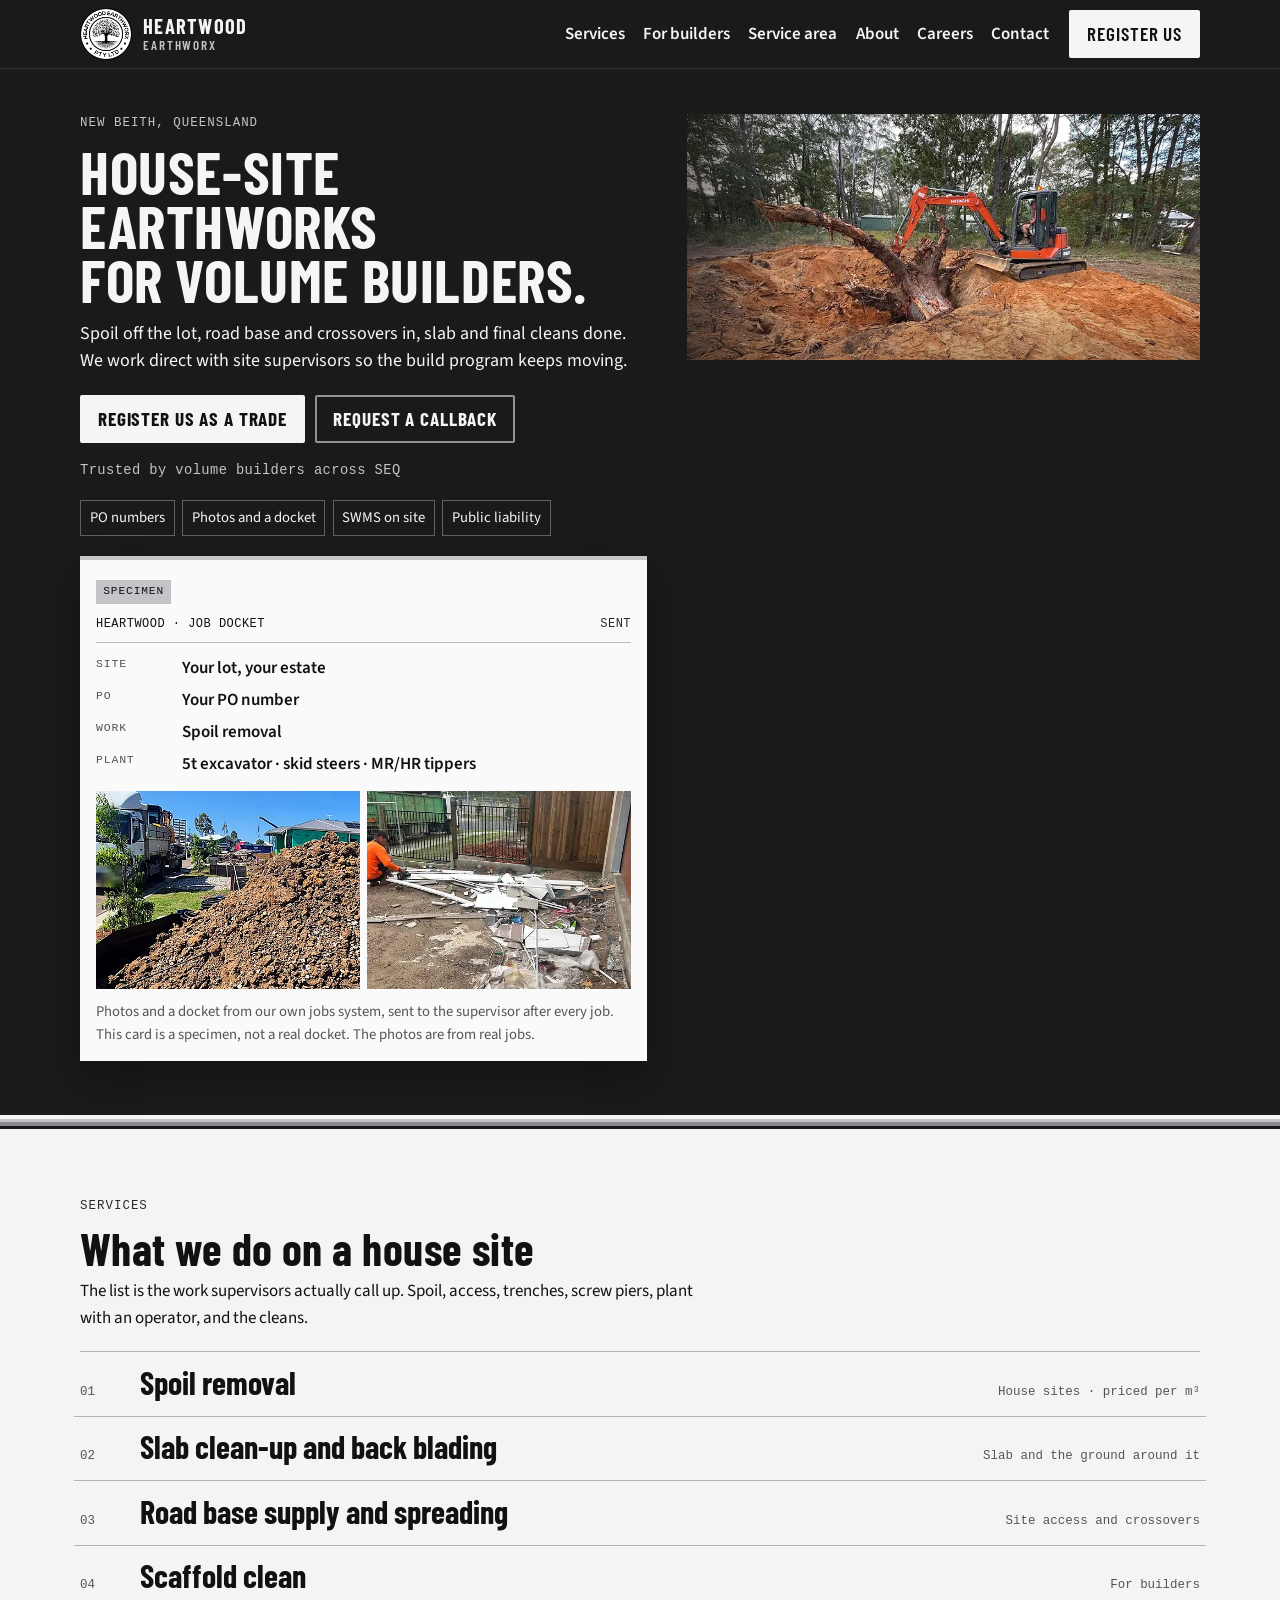
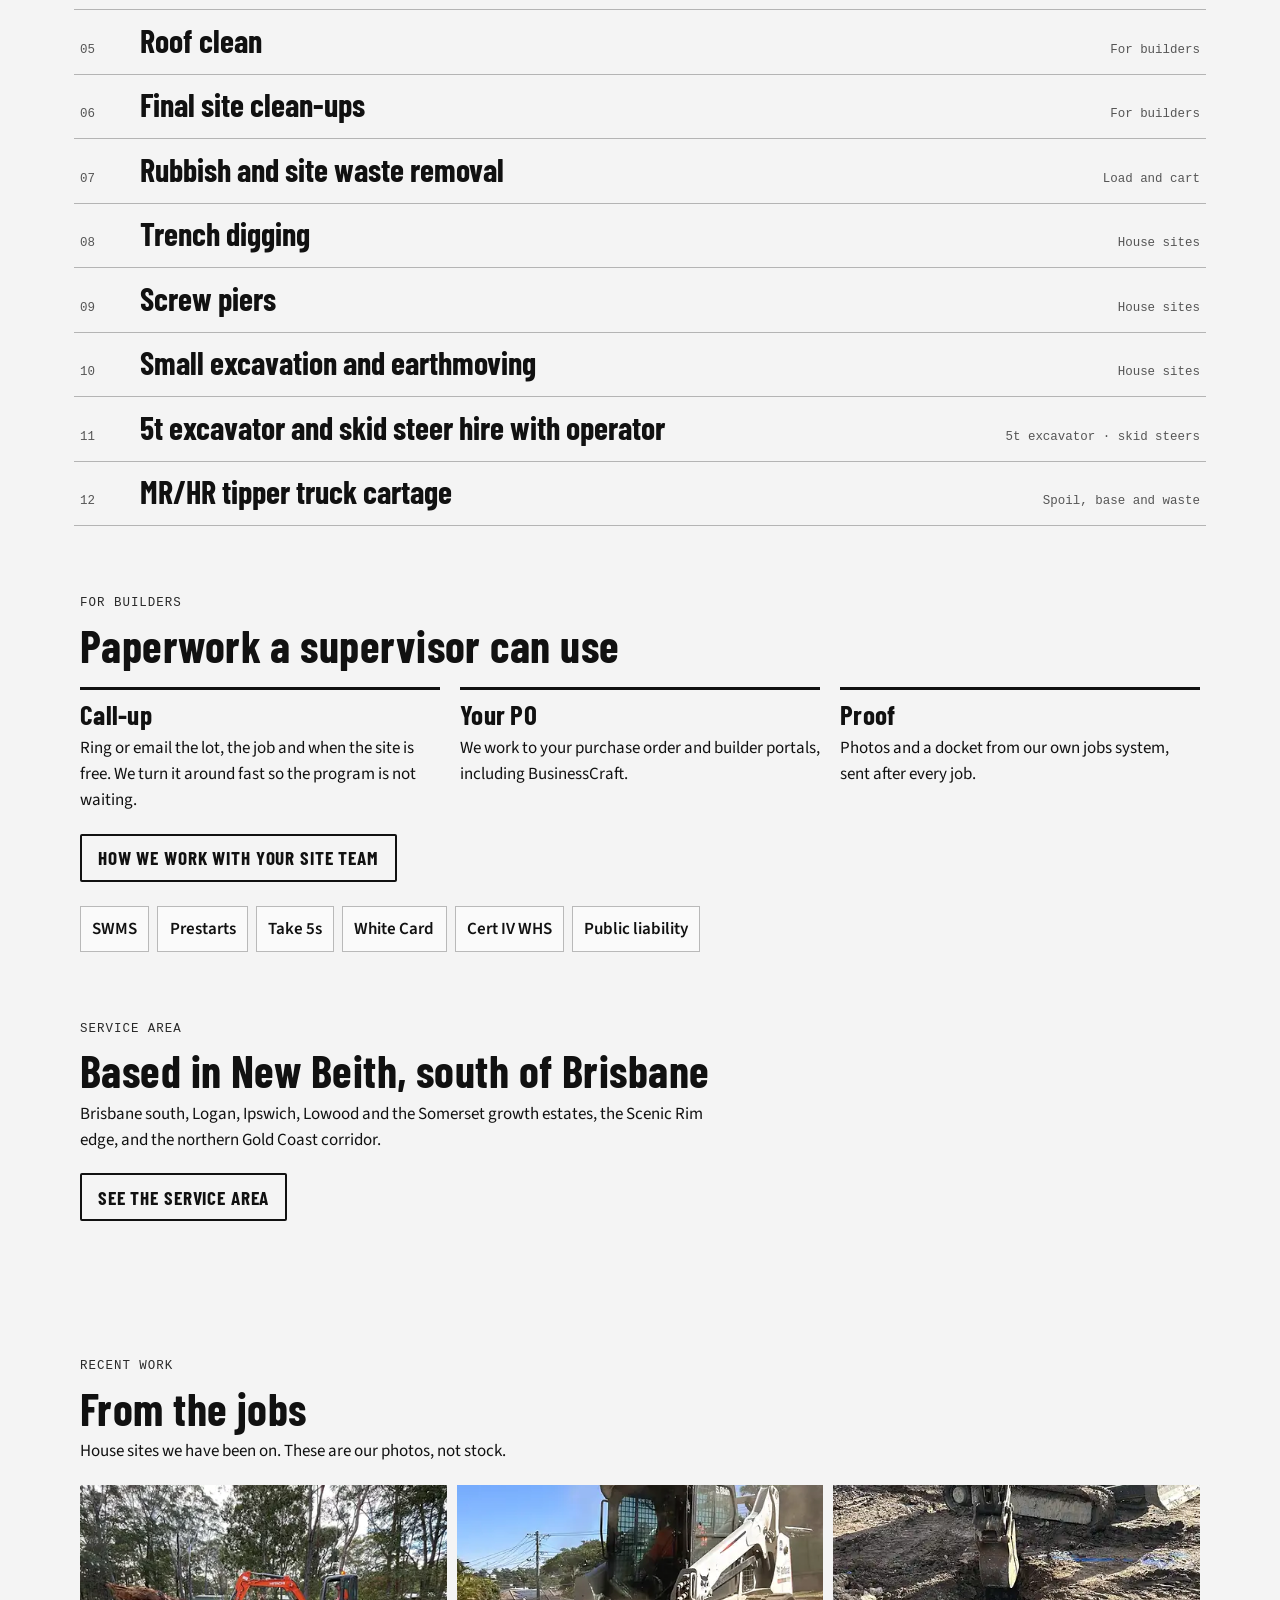
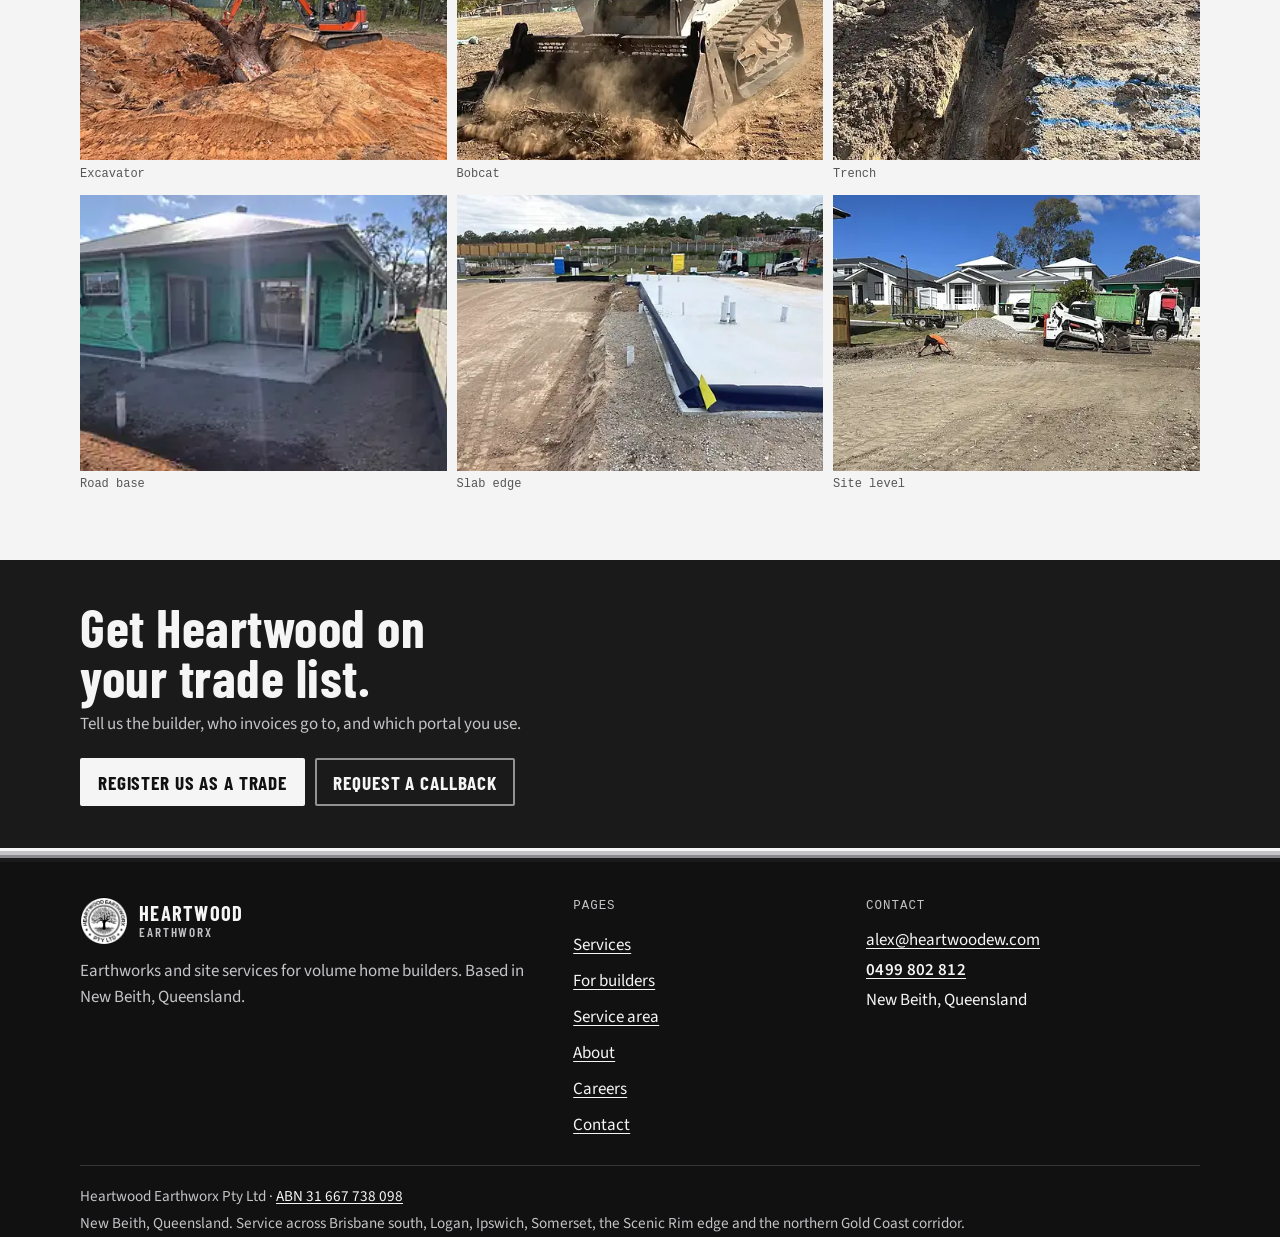
<file: index.html>
<!DOCTYPE html>
<html lang="en-AU">
<head>
  <meta charset="utf-8">
  <meta name="viewport" content="width=device-width, initial-scale=1">
  <title>Heartwood Earthworx | House-site earthworks, SEQ</title>
  <meta name="description" content="Spoil removal, slab and final cleans, road base, trenches, screw piers and plant with an operator. For volume home builders in SEQ. New Beith, QLD.">
  <link rel="canonical" href="https://heartwoodew.com/">
  <meta name="theme-color" content="#1a1a1a">
  <meta name="robots" content="index, follow">
  <meta property="og:type" content="website">
  <meta property="og:site_name" content="Heartwood Earthworx">
  <meta property="og:locale" content="en_AU">
  <meta property="og:title" content="Heartwood Earthworx | House-site earthworks, SEQ">
  <meta property="og:description" content="Spoil removal, slab and final cleans, road base, trenches, screw piers and plant with an operator. For volume home builders in SEQ. New Beith, QLD.">
  <meta property="og:url" content="https://heartwoodew.com/">
  <meta property="og:image" content="https://heartwoodew.com/images/og-image.png">
  <meta property="og:image:width" content="1200">
  <meta property="og:image:height" content="630">
  <meta property="og:image:alt" content="Heartwood Earthworx. House-site earthworks for volume builders in south-east Queensland.">
  <meta name="twitter:card" content="summary_large_image">
  <meta name="twitter:title" content="Heartwood Earthworx | House-site earthworks, SEQ">
  <meta name="twitter:description" content="Spoil removal, slab and final cleans, road base, trenches, screw piers and plant with an operator. For volume home builders in SEQ. New Beith, QLD.">
  <meta name="twitter:image" content="https://heartwoodew.com/images/og-image.png">
  <link rel="icon" href="favicon-32.png" type="image/png" sizes="32x32">
  <link rel="icon" href="favicon.ico" sizes="any">
  <link rel="apple-touch-icon" href="apple-touch-icon.png">
  <link rel="manifest" href="site.webmanifest">
  <link rel="preload" href="fonts/barlow-condensed-700.woff2" as="font" type="font/woff2" crossorigin>
  <link rel="preload" href="fonts/source-sans-3-400.woff2" as="font" type="font/woff2" crossorigin>
  <link rel="preload" as="image" type="image/webp" href="images/jobs/excavator-stump-1280.webp" imagesrcset="images/jobs/excavator-stump-800.webp 800w, images/jobs/excavator-stump-1280.webp 1280w, images/jobs/excavator-stump-1600.webp 1600w" imagesizes="(min-width: 960px) 46vw, 100vw">
  <link rel="stylesheet" href="css/styles.css">
  <script type="application/ld+json" id="business-schema">
{
  "@context": "https://schema.org",
  "@type": "HomeAndConstructionBusiness",
  "@id": "https://heartwoodew.com/#business",
  "name": "Heartwood Earthworx",
  "legalName": "Heartwood Earthworx Pty Ltd",
  "url": "https://heartwoodew.com/",
  "image": "https://heartwoodew.com/images/og-image.png",
  "logo": "https://heartwoodew.com/images/logo-mark.png",
  "email": "alex@heartwoodew.com",
  "telephone": "+61499802812",
  "foundingDate": "2022",
  "description": "Earthworks and site services for volume home builders in south-east Queensland. Spoil removal, slab and final cleans, road base, trenches, screw piers, and plant hire with operator.",
  "slogan": "House-site earthworks for volume builders.",
  "taxID": "31 667 738 098",
  "currenciesAccepted": "AUD",
  "address": {
    "@type": "PostalAddress",
    "streetAddress": "TODO_STREET_ADDRESS",
    "addressLocality": "New Beith",
    "addressRegion": "QLD",
    "postalCode": "TODO_POSTCODE",
    "addressCountry": "AU"
  },
  "areaServed": [
    {
      "@type": "City",
      "name": "Brisbane"
    },
    {
      "@type": "City",
      "name": "Logan"
    },
    {
      "@type": "City",
      "name": "Ipswich"
    },
    {
      "@type": "AdministrativeArea",
      "name": "Somerset"
    },
    {
      "@type": "AdministrativeArea",
      "name": "Scenic Rim"
    },
    {
      "@type": "AdministrativeArea",
      "name": "Gold Coast northern corridor"
    }
  ],
  "hasOfferCatalog": {
    "@type": "OfferCatalog",
    "name": "House-site earthworks and site services",
    "itemListElement": [
      {
        "@type": "Offer",
        "itemOffered": {
          "@type": "Service",
          "name": "Spoil removal",
          "description": "Load and cart spoil from house sites. Priced per cubic metre."
        }
      },
      {
        "@type": "Offer",
        "itemOffered": {
          "@type": "Service",
          "name": "Slab clean-up and back blading",
          "description": "Clean the slab and back-blade the site around it."
        }
      },
      {
        "@type": "Offer",
        "itemOffered": {
          "@type": "Service",
          "name": "Road base supply and spreading",
          "description": "Supply and spread road base for site access and crossovers."
        }
      },
      {
        "@type": "Offer",
        "itemOffered": {
          "@type": "Service",
          "name": "Scaffold clean",
          "description": "Scaffold clean on house sites."
        }
      },
      {
        "@type": "Offer",
        "itemOffered": {
          "@type": "Service",
          "name": "Roof clean",
          "description": "Roof clean on house sites."
        }
      },
      {
        "@type": "Offer",
        "itemOffered": {
          "@type": "Service",
          "name": "Final site clean-ups",
          "description": "Final clean-up of the house site for the builder."
        }
      },
      {
        "@type": "Offer",
        "itemOffered": {
          "@type": "Service",
          "name": "Rubbish and site waste removal",
          "description": "Load and remove rubbish and site waste."
        }
      },
      {
        "@type": "Offer",
        "itemOffered": {
          "@type": "Service",
          "name": "Trench digging",
          "description": "Trench digging on house sites."
        }
      },
      {
        "@type": "Offer",
        "itemOffered": {
          "@type": "Service",
          "name": "Screw piers",
          "description": "Screw pier installation for house sites, with our own plant."
        }
      },
      {
        "@type": "Offer",
        "itemOffered": {
          "@type": "Service",
          "name": "Small excavation and earthmoving",
          "description": "Small excavation and earthmoving on house sites."
        }
      },
      {
        "@type": "Offer",
        "itemOffered": {
          "@type": "Service",
          "name": "5t excavator and skid steer hire with operator",
          "description": "A 5t excavator and skid steers. Both come with an operator."
        }
      },
      {
        "@type": "Offer",
        "itemOffered": {
          "@type": "Service",
          "name": "MR/HR tipper truck cartage",
          "description": "Cartage in MR and HR tipper trucks for spoil, road base and site waste."
        }
      }
    ]
  }
}
</script>
  <meta name="geo.region" content="AU-QLD">
  <meta name="geo.placename" content="New Beith">
  <script src="js/config.js" defer></script>
  <script src="js/main.js" defer></script>
</head>
<body>
  <a class="skip-link" href="#main">Skip to content</a>
  <header class="site-header">
    <div class="container header-bar">
      <a class="brand" href="index.html" aria-label="Heartwood Earthworx, home">
        <picture>
          <source type="image/webp" srcset="images/logo.webp">
          <img class="brand-mark" src="images/logo.png" alt="" width="400" height="400">
        </picture>
        <span class="brand-text">
          <span class="brand-name">Heartwood</span>
          <span class="brand-sub">Earthworx</span>
        </span>
      </a>
      <button class="nav-toggle" type="button" aria-expanded="false" aria-controls="site-nav">
        <span class="nav-toggle-label">Menu</span>
      </button>
      <nav class="site-nav" id="site-nav" aria-label="Primary">
        <ul>
            <li><a href="services.html">Services</a></li>
            <li><a href="for-builders.html">For builders</a></li>
            <li><a href="service-area.html">Service area</a></li>
            <li><a href="about.html">About</a></li>
            <li><a href="careers.html">Careers</a></li>
            <li><a href="contact.html">Contact</a></li>
        </ul>
        <a class="btn btn-primary nav-cta" href="contact.html#register">Register us</a>
      </nav>
    </div>
  </header>
  <main id="main">
    
    <section class="hero">
      <div class="container hero-grid">
        <div class="hero-copy">
          <p class="kicker">New Beith, Queensland</p>
          <h1>House-site earthworks<br>for volume builders.</h1>
          <p class="lede">Spoil off the lot, road base and crossovers in, slab and final cleans done. We work direct with site supervisors so the build program keeps moving.</p>
          <div class="hero-actions">
            <a class="btn btn-primary" href="contact.html#register">Register us as a trade</a>
            <a class="btn btn-ghost" href="contact.html#callback">Request a callback</a>
          </div>
          <p class="trust">Trusted by volume builders across SEQ</p>
          <ul class="chip-list">
            <li>PO numbers</li>
            <li>Photos and a docket</li>
            <li>SWMS on site</li>
            <li>Public liability</li>
          </ul>
        </div>
        <figure class="hero-shot">
          <picture>
            <source type="image/webp" srcset="images/jobs/excavator-stump-800.webp 800w, images/jobs/excavator-stump-1280.webp 1280w, images/jobs/excavator-stump-1600.webp 1600w" sizes="(min-width: 960px) 46vw, 100vw">
            <img src="images/jobs/excavator-stump-1280.jpg" srcset="images/jobs/excavator-stump-800.jpg 800w, images/jobs/excavator-stump-1280.jpg 1280w, images/jobs/excavator-stump-1600.jpg 1600w" sizes="(min-width: 960px) 46vw, 100vw" alt="Excavator pulling a stump out of red soil, with the operator in the cab" width="1600" height="768" decoding="async" fetchpriority="high">
          </picture>
        </figure>
        <aside class="docket" aria-label="Specimen job docket. Not a real job.">
          <p class="docket-flag">Specimen</p>
          <p class="docket-head"><span>Heartwood · Job docket</span><span>Sent</span></p>
          <dl>
            <dt>Site</dt><dd>Your lot, your estate</dd>
            <dt>PO</dt><dd>Your PO number</dd>
            <dt>Work</dt><dd>Spoil removal</dd>
            <dt>Plant</dt><dd>5t excavator · skid steers · MR/HR tippers</dd>
          </dl>
          <div class="docket-photos">
            <picture>
              <source type="image/webp" srcset="images/jobs/spoil-480.webp 480w" sizes="180px">
              <img src="images/jobs/spoil-480.jpg" alt="Dirt spoil pile on a house site in Redbank Plains, with a tipper truck behind it" width="480" height="619" decoding="async">
            </picture>
            <picture>
              <source type="image/webp" srcset="images/jobs/tipper-480.webp 480w" sizes="180px">
              <img src="images/jobs/tipper-480.jpg" alt="Building waste beside a house, with a tipper truck parked out the front" width="480" height="640" decoding="async">
            </picture>
          </div>
          <p class="docket-foot">Photos and a docket from our own jobs system, sent to the supervisor after every job. This card is a specimen, not a real docket. The photos are from real jobs.</p>
        </aside>
      </div>
    </section>
    <div class="strata" aria-hidden="true"><span></span><span></span><span></span><span></span></div>
    <section class="section" aria-labelledby="services-title">
      <div class="container">
        <div class="section-head">
          <p class="section-kicker">Services</p>
          <h2 id="services-title">What we do on a house site</h2>
          <p>The list is the work supervisors actually call up. Spoil, access, trenches, screw piers, plant with an operator, and the cleans.</p>
        </div>
        <ol class="scope">
          <li>
            <a href="services.html#spoil">
              <span class="scope-num">01</span>
              <span class="scope-name">Spoil removal</span>
              <span class="scope-meta">House sites · priced per m³</span>
            </a>
          </li>
          <li>
            <a href="services.html#slab">
              <span class="scope-num">02</span>
              <span class="scope-name">Slab clean-up and back blading</span>
              <span class="scope-meta">Slab and the ground around it</span>
            </a>
          </li>
          <li>
            <a href="services.html#road-base">
              <span class="scope-num">03</span>
              <span class="scope-name">Road base supply and spreading</span>
              <span class="scope-meta">Site access and crossovers</span>
            </a>
          </li>
          <li>
            <a href="services.html#scaffold">
              <span class="scope-num">04</span>
              <span class="scope-name">Scaffold clean</span>
              <span class="scope-meta">For builders</span>
            </a>
          </li>
          <li>
            <a href="services.html#roof">
              <span class="scope-num">05</span>
              <span class="scope-name">Roof clean</span>
              <span class="scope-meta">For builders</span>
            </a>
          </li>
          <li>
            <a href="services.html#final-clean">
              <span class="scope-num">06</span>
              <span class="scope-name">Final site clean-ups</span>
              <span class="scope-meta">For builders</span>
            </a>
          </li>
          <li>
            <a href="services.html#waste">
              <span class="scope-num">07</span>
              <span class="scope-name">Rubbish and site waste removal</span>
              <span class="scope-meta">Load and cart</span>
            </a>
          </li>
          <li>
            <a href="services.html#trench">
              <span class="scope-num">08</span>
              <span class="scope-name">Trench digging</span>
              <span class="scope-meta">House sites</span>
            </a>
          </li>
          <li>
            <a href="services.html#screw-piers">
              <span class="scope-num">09</span>
              <span class="scope-name">Screw piers</span>
              <span class="scope-meta">House sites</span>
            </a>
          </li>
          <li>
            <a href="services.html#excavation">
              <span class="scope-num">10</span>
              <span class="scope-name">Small excavation and earthmoving</span>
              <span class="scope-meta">House sites</span>
            </a>
          </li>
          <li>
            <a href="services.html#plant">
              <span class="scope-num">11</span>
              <span class="scope-name">5t excavator and skid steer hire with operator</span>
              <span class="scope-meta">5t excavator · skid steers</span>
            </a>
          </li>
          <li>
            <a href="services.html#tipper">
              <span class="scope-num">12</span>
              <span class="scope-name">MR/HR tipper truck cartage</span>
              <span class="scope-meta">Spoil, base and waste</span>
            </a>
          </li>
        </ol>
      </div>
    </section>
    <section class="section" aria-labelledby="work-title" style="padding-top: 0">
      <div class="container">
        <div class="section-head">
          <p class="section-kicker">For builders</p>
          <h2 id="work-title">Paperwork a supervisor can use</h2>
        </div>
        <div class="split">
          <article>
            <h3>Call-up</h3>
            <p>Ring or email the lot, the job and when the site is free. We turn it around fast so the program is not waiting.</p>
          </article>
          <article>
            <h3>Your PO</h3>
            <p>We work to your purchase order and builder portals, including BusinessCraft.</p>
          </article>
          <article>
            <h3>Proof</h3>
            <p>Photos and a docket from our own jobs system, sent after every job.</p>
          </article>
        </div>
        <p style="margin-top: 1.25rem"><a class="btn btn-line" href="for-builders.html">How we work with your site team</a></p>
        <h3 class="sr-only">On site</h3>
        <ul class="fact-row" style="margin-top: 1.5rem">
          <li>SWMS</li>
          <li>Prestarts</li>
          <li>Take 5s</li>
          <li>White Card</li>
          <li>Cert IV WHS</li>
          <li>Public liability</li>
        </ul>
      </div>
    </section>
    <section class="section" aria-labelledby="area-title" style="padding-top: 0">
      <div class="container">
        <div class="section-head">
          <p class="section-kicker">Service area</p>
          <h2 id="area-title">Based in New Beith, south of Brisbane</h2>
          <p>Brisbane south, Logan, Ipswich, Lowood and the Somerset growth estates, the Scenic Rim edge, and the northern Gold Coast corridor.</p>
        </div>
        <p><a class="btn btn-line" href="service-area.html">See the service area</a></p>
      </div>
    </section>
    <section class="section" aria-labelledby="recent-title">
      <div class="container">
        <div class="section-head">
          <p class="section-kicker">Recent work</p>
          <h2 id="recent-title">From the jobs</h2>
          <p>House sites we have been on. These are our photos, not stock.</p>
        </div>
        <ul class="work-grid">
          <li>
            <a href="services.html#excavation">
              <picture>
                <source type="image/webp" srcset="images/jobs/excavator-stump-alt-480.webp 480w, images/jobs/excavator-stump-alt-800.webp 800w" sizes="(min-width: 800px) 30vw, 50vw">
                <img src="images/jobs/excavator-stump-alt-800.jpg" srcset="images/jobs/excavator-stump-alt-480.jpg 480w, images/jobs/excavator-stump-alt-800.jpg 800w" sizes="(min-width: 800px) 30vw, 50vw" alt="Excavator lifting a stump clear of the hole, operator in the cab" width="800" height="600" loading="lazy" decoding="async">
              </picture>
              <span>Excavator</span>
            </a>
          </li>
          <li>
            <a href="services.html#plant">
              <picture>
                <source type="image/webp" srcset="images/jobs/bobcat-480.webp 480w, images/jobs/bobcat-800.webp 800w" sizes="(min-width: 800px) 30vw, 50vw">
                <img src="images/jobs/bobcat-800.jpg" srcset="images/jobs/bobcat-480.jpg 480w, images/jobs/bobcat-800.jpg 800w" sizes="(min-width: 800px) 30vw, 50vw" alt="Compact track loader with a 4-in-1 bucket clearing the ground" width="800" height="1067" loading="lazy" decoding="async">
              </picture>
              <span>Bobcat</span>
            </a>
          </li>
          <li>
            <a href="services.html#trench">
              <picture>
                <source type="image/webp" srcset="images/jobs/trench-480.webp 480w, images/jobs/trench-800.webp 800w" sizes="(min-width: 800px) 30vw, 50vw">
                <img src="images/jobs/trench-800.jpg" srcset="images/jobs/trench-480.jpg 480w, images/jobs/trench-800.jpg 800w" sizes="(min-width: 800px) 30vw, 50vw" alt="Excavator bucket in a service trench beside a new house" width="800" height="1067" loading="lazy" decoding="async">
              </picture>
              <span>Trench</span>
            </a>
          </li>
          <li>
            <a href="services.html#road-base">
              <picture>
                <source type="image/webp" srcset="images/jobs/road-base-480.webp 480w, images/jobs/road-base-800.webp 800w" sizes="(min-width: 800px) 30vw, 50vw">
                <img src="images/jobs/road-base-800.jpg" srcset="images/jobs/road-base-480.jpg 480w, images/jobs/road-base-800.jpg 800w" sizes="(min-width: 800px) 30vw, 50vw" alt="Road base spread around a house slab" width="1280" height="498" loading="lazy" decoding="async">
              </picture>
              <span>Road base</span>
            </a>
          </li>
          <li>
            <a href="services.html#slab">
              <picture>
                <source type="image/webp" srcset="images/jobs/slab-edge-480.webp 480w, images/jobs/slab-edge-800.webp 800w" sizes="(min-width: 800px) 30vw, 50vw">
                <img src="images/jobs/slab-edge-800.jpg" srcset="images/jobs/slab-edge-480.jpg 480w, images/jobs/slab-edge-800.jpg 800w" sizes="(min-width: 800px) 30vw, 50vw" alt="House slab with the ground trimmed along the edge" width="1200" height="900" loading="lazy" decoding="async">
              </picture>
              <span>Slab edge</span>
            </a>
          </li>
          <li>
            <a href="services.html#excavation">
              <picture>
                <source type="image/webp" srcset="images/jobs/site-level-480.webp 480w, images/jobs/site-level-800.webp 800w" sizes="(min-width: 800px) 30vw, 50vw">
                <img src="images/jobs/site-level-800.jpg" srcset="images/jobs/site-level-480.jpg 480w, images/jobs/site-level-800.jpg 800w" sizes="(min-width: 800px) 30vw, 50vw" alt="A house lot levelled flat, with a loader and tipper on site" width="800" height="1067" loading="lazy" decoding="async">
              </picture>
              <span>Site level</span>
            </a>
          </li>
        </ul>
      </div>
    </section>
    <section class="cta-band">
      <div class="container">
        <h2>Get Heartwood on your trade list.</h2>
        <p>Tell us the builder, who invoices go to, and which portal you use.</p>
        <div class="cta-actions">
          <a class="btn btn-primary" href="contact.html#register">Register us as a trade</a>
          <a class="btn btn-ghost" href="contact.html#callback">Request a callback</a>
        </div>
      </div>
    </section>
    <!--
      TESTIMONIALS
      Leave this block commented out until a real person has approved a quote in writing.
      Do not invent reviews, star ratings, builder names, or logos.

      <section class="section" aria-labelledby="testimonials-title">
        <div class="container">
          <h2 id="testimonials-title">From the site teams</h2>
          <figure>
            <blockquote>
              <p>Replace this with the approved quote.</p>
            </blockquote>
            <figcaption>Name, role, builder — only with written permission</figcaption>
          </figure>
        </div>
      </section>
    -->
    
  </main>
  <div class="strata" aria-hidden="true"><span></span><span></span><span></span><span></span></div>
  <footer class="site-footer">
    <div class="container footer-grid">
      <div>
        <a class="brand" href="index.html" aria-label="Heartwood Earthworx, home">
          <picture>
            <source type="image/webp" srcset="images/logo.webp">
            <img class="brand-mark" src="images/logo.png" alt="" width="400" height="400">
          </picture>
          <span class="brand-text">
            <span class="brand-name">Heartwood</span>
            <span class="brand-sub">Earthworx</span>
          </span>
        </a>
        <p class="footer-blurb">Earthworks and site services for volume home builders. Based in New Beith, Queensland.</p>
      </div>
      <nav aria-label="Footer">
        <p class="footer-label">Pages</p>
        <ul>
            <li><a href="services.html">Services</a></li>
            <li><a href="for-builders.html">For builders</a></li>
            <li><a href="service-area.html">Service area</a></li>
            <li><a href="about.html">About</a></li>
            <li><a href="careers.html">Careers</a></li>
            <li><a href="contact.html">Contact</a></li>
        </ul>
      </nav>
      <div>
        <p class="footer-label">Contact</p>
        <address>
          <a data-email href="mailto:alex@heartwoodew.com">alex@heartwoodew.com</a>
          <!-- Keep this number in step with phoneDisplay and phoneTel in js/config.js. -->
          <a class="phone" data-phone href="tel:+61499802812">0499 802 812</a>
          <span>New Beith, Queensland</span>
        </address>
      </div>
    </div>
    <div class="container legal">
      <p>Heartwood Earthworx Pty Ltd · <a href="https://abr.business.gov.au/ABN/View?abn=31667738098">ABN 31 667 738 098<span class="sr-only"> (opens the Australian Business Register)</span></a></p>
      <p>New Beith, Queensland. Service across Brisbane south, Logan, Ipswich, Somerset, the Scenic Rim edge and the northern Gold Coast corridor.</p>
    </div>
  </footer>
</body>
</html>
</file>
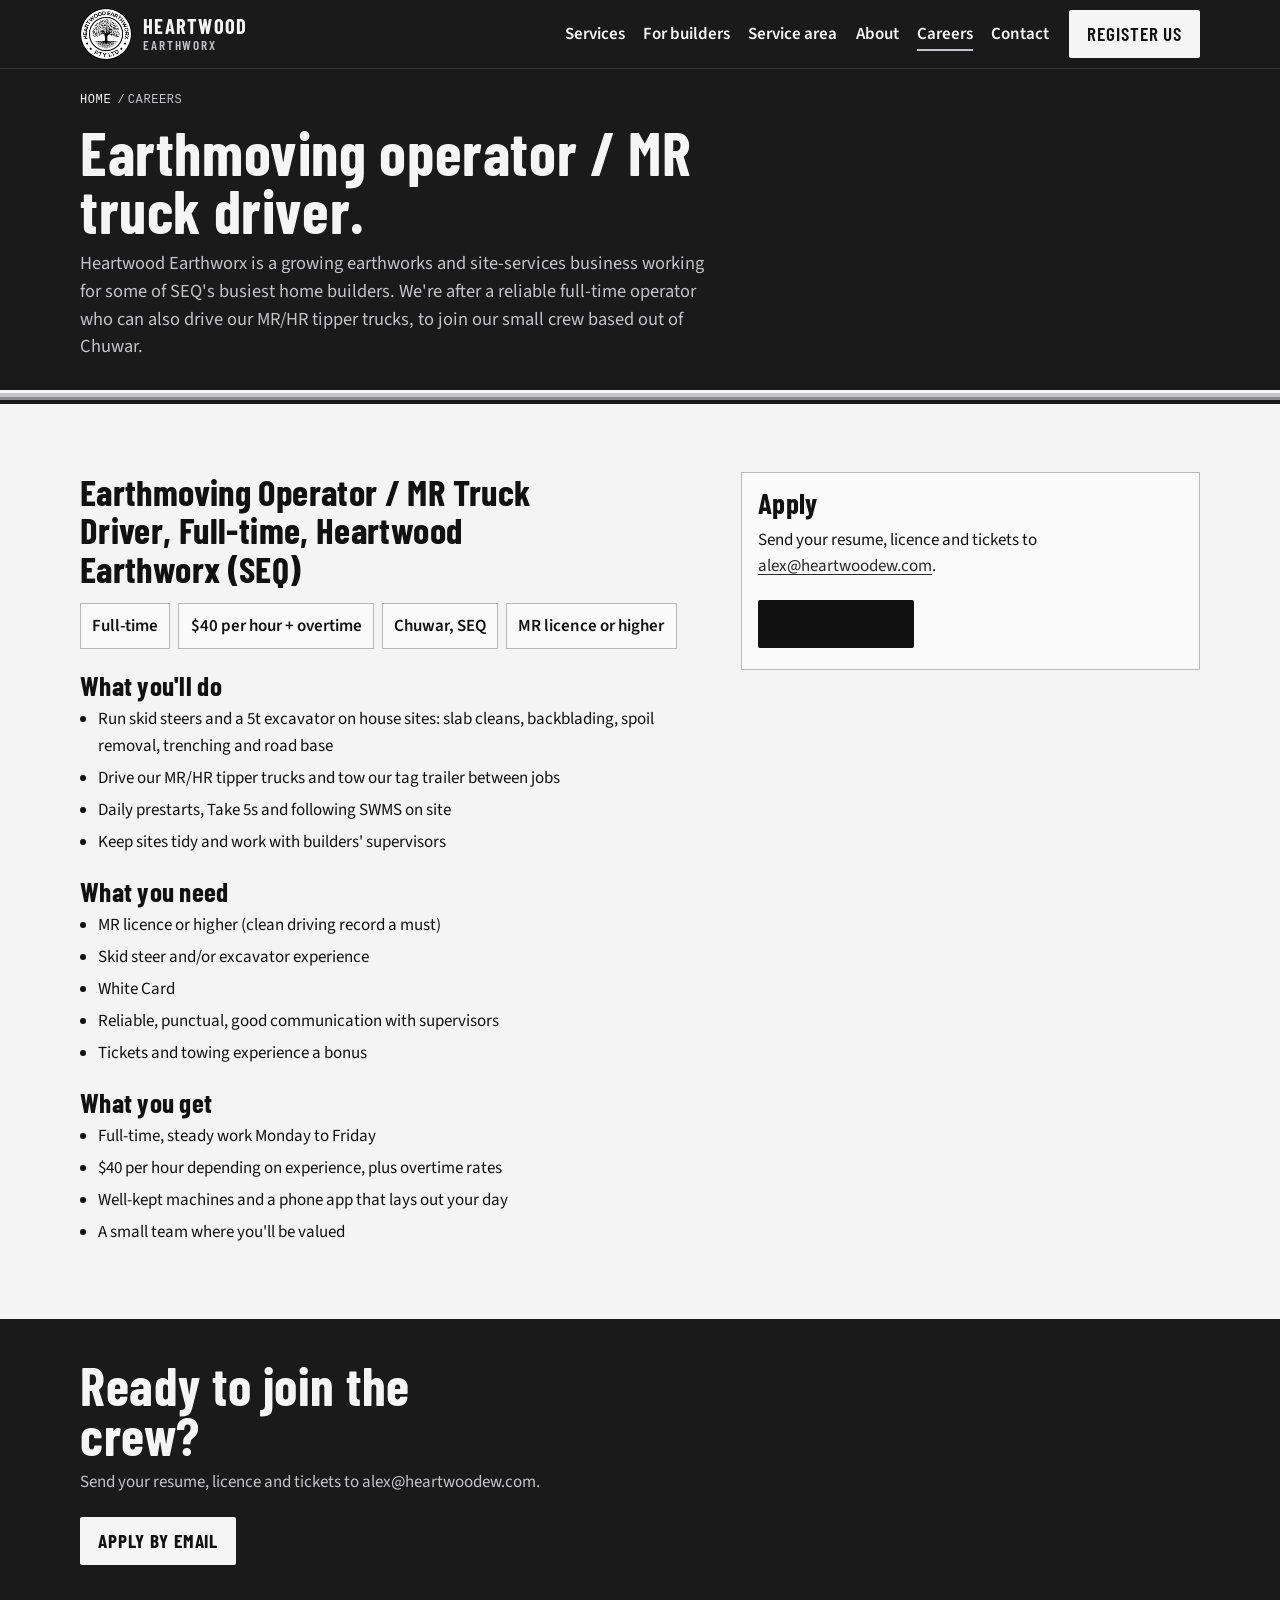
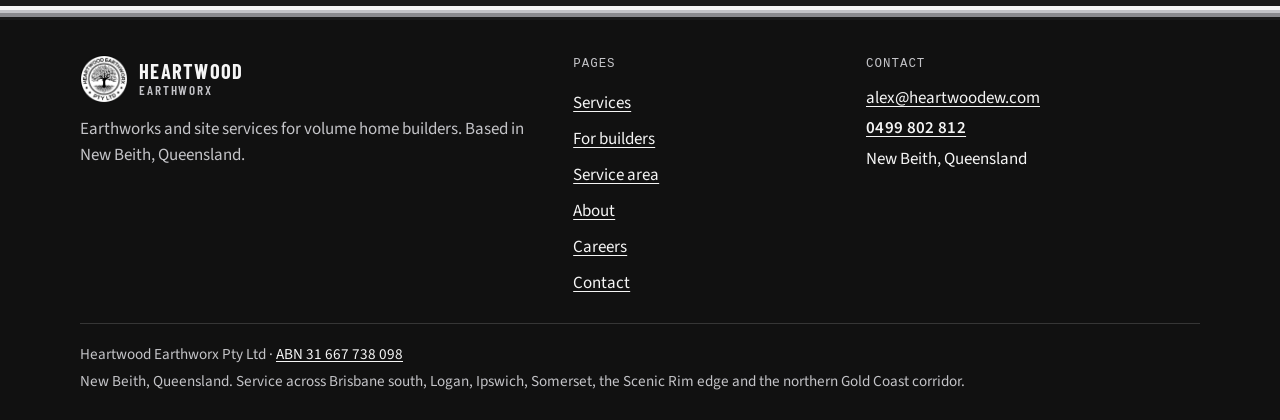
<file: careers/index.html>
<!doctype html><html lang="en"><head><meta charset="utf-8"><title>Careers | Heartwood Earthworx</title><link rel="canonical" href="https://heartwoodew.com/careers"><meta http-equiv="refresh" content="0; url=/careers.html"><script>location.replace('/careers.html')</script></head><body><a href="/careers.html">Careers at Heartwood Earthworx</a></body></html>
</file>
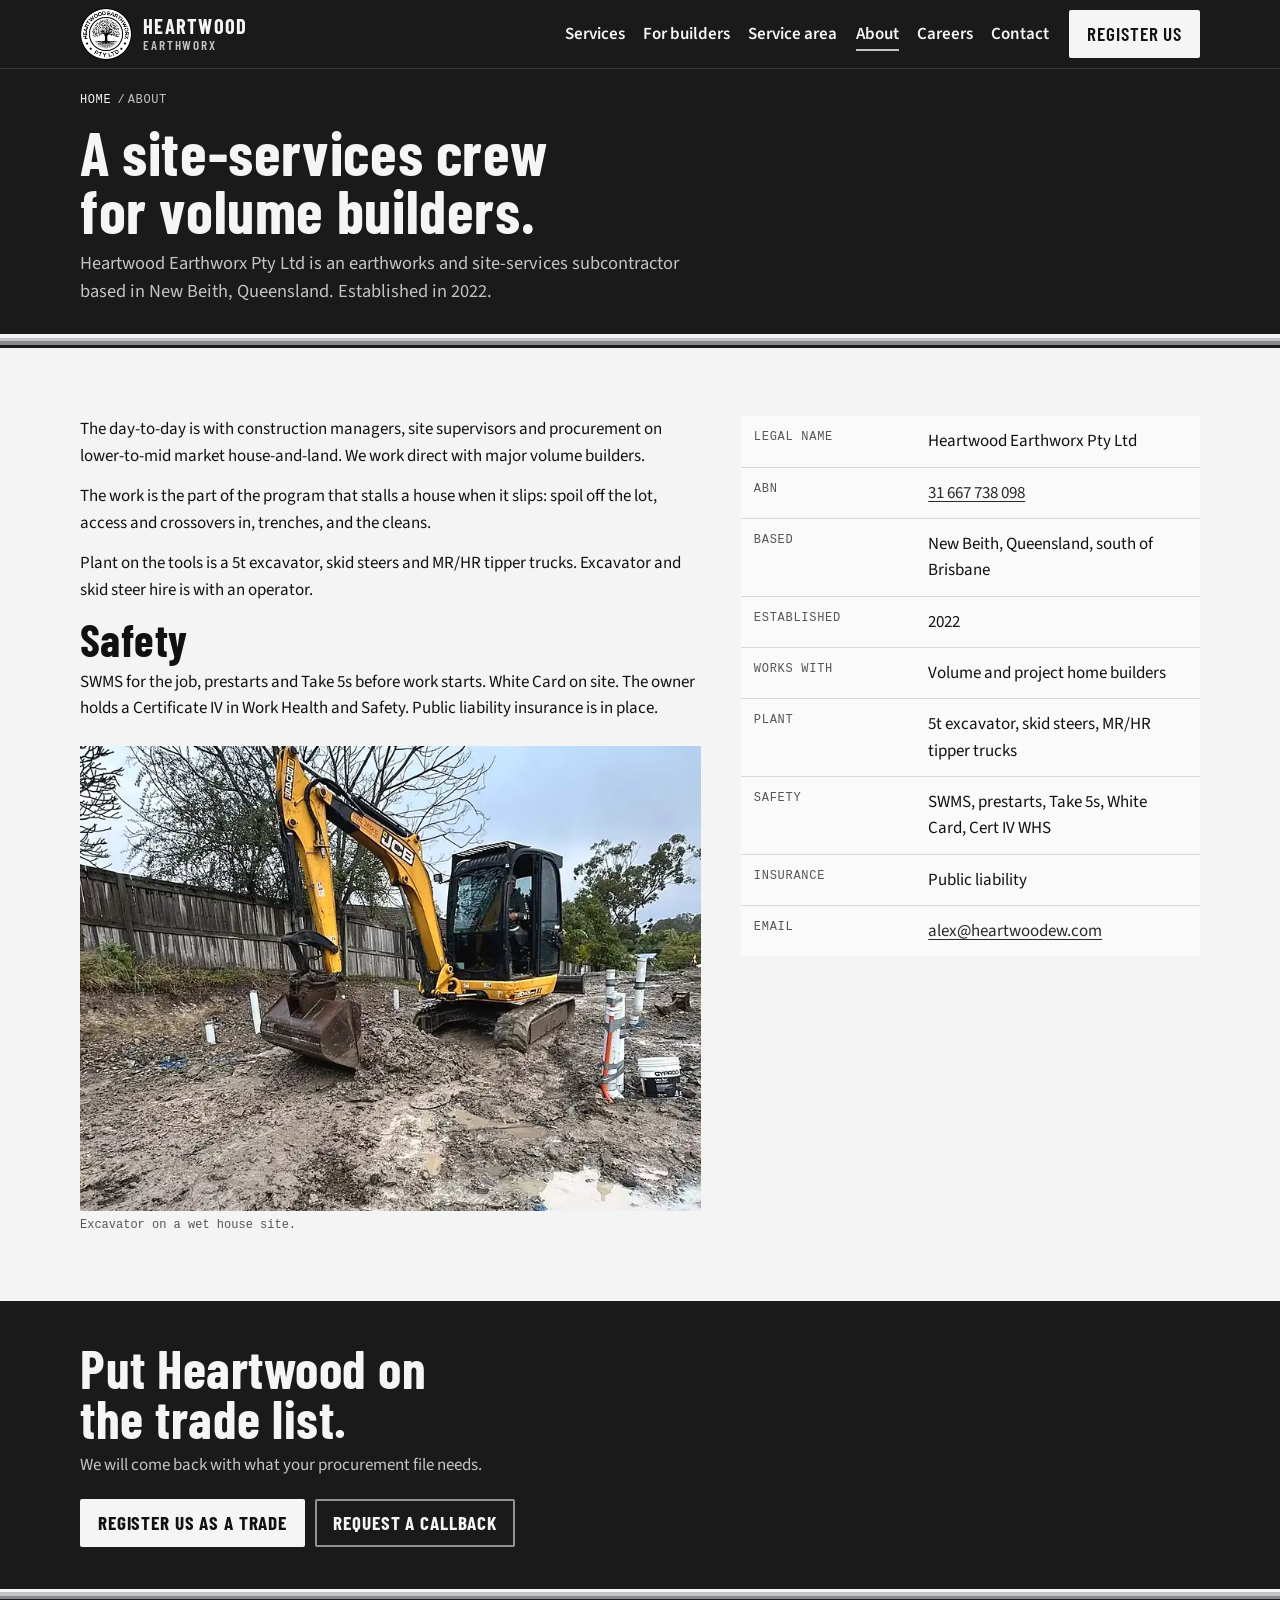
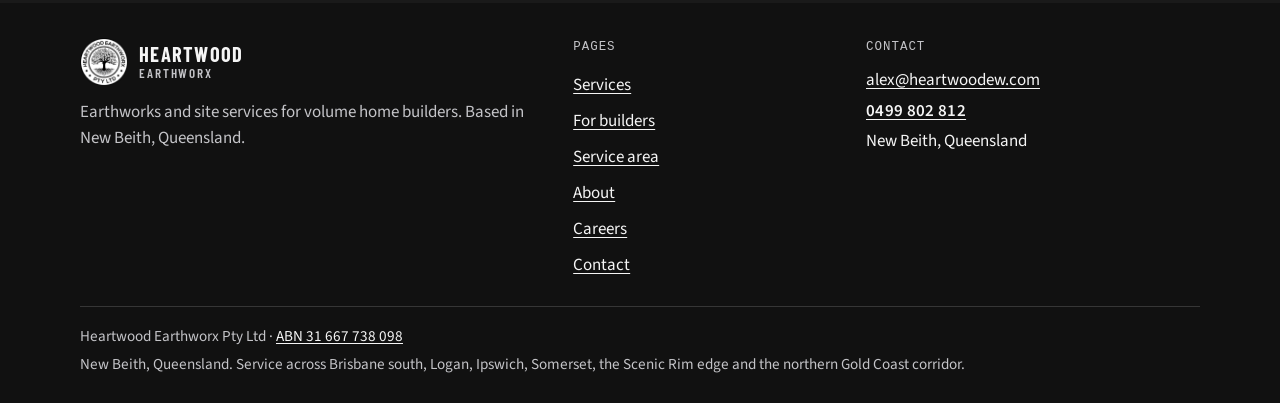
<file: about.html>
<!DOCTYPE html>
<html lang="en-AU">
<head>
  <meta charset="utf-8">
  <meta name="viewport" content="width=device-width, initial-scale=1">
  <title>About Heartwood Earthworx | New Beith, QLD</title>
  <meta name="description" content="Heartwood Earthworx Pty Ltd, ABN 31 667 738 098. Earthworks and site services from New Beith, Queensland. Established 2022.">
  <link rel="canonical" href="https://heartwoodew.com/about.html">
  <meta name="theme-color" content="#1a1a1a">
  <meta name="robots" content="index, follow">
  <meta property="og:type" content="website">
  <meta property="og:site_name" content="Heartwood Earthworx">
  <meta property="og:locale" content="en_AU">
  <meta property="og:title" content="About Heartwood Earthworx | New Beith, QLD">
  <meta property="og:description" content="Heartwood Earthworx Pty Ltd, ABN 31 667 738 098. Earthworks and site services from New Beith, Queensland. Established 2022.">
  <meta property="og:url" content="https://heartwoodew.com/about.html">
  <meta property="og:image" content="https://heartwoodew.com/images/og-image.png">
  <meta property="og:image:width" content="1200">
  <meta property="og:image:height" content="630">
  <meta property="og:image:alt" content="Heartwood Earthworx. House-site earthworks for volume builders in south-east Queensland.">
  <meta name="twitter:card" content="summary_large_image">
  <meta name="twitter:title" content="About Heartwood Earthworx | New Beith, QLD">
  <meta name="twitter:description" content="Heartwood Earthworx Pty Ltd, ABN 31 667 738 098. Earthworks and site services from New Beith, Queensland. Established 2022.">
  <meta name="twitter:image" content="https://heartwoodew.com/images/og-image.png">
  <link rel="icon" href="favicon-32.png" type="image/png" sizes="32x32">
  <link rel="icon" href="favicon.ico" sizes="any">
  <link rel="apple-touch-icon" href="apple-touch-icon.png">
  <link rel="manifest" href="site.webmanifest">
  <link rel="preload" href="fonts/barlow-condensed-700.woff2" as="font" type="font/woff2" crossorigin>
  <link rel="preload" href="fonts/source-sans-3-400.woff2" as="font" type="font/woff2" crossorigin>
  <link rel="stylesheet" href="css/styles.css">
  <script type="application/ld+json">
{
  "@context": "https://schema.org",
  "@type": "BreadcrumbList",
  "itemListElement": [
    {
      "@type": "ListItem",
      "position": 1,
      "name": "Home",
      "item": "https://heartwoodew.com/"
    },
    {
      "@type": "ListItem",
      "position": 2,
      "name": "About",
      "item": "https://heartwoodew.com/about.html"
    }
  ]
}
</script>
  <script src="js/config.js" defer></script>
  <script src="js/main.js" defer></script>
</head>
<body>
  <a class="skip-link" href="#main">Skip to content</a>
  <header class="site-header">
    <div class="container header-bar">
      <a class="brand" href="index.html" aria-label="Heartwood Earthworx, home">
        <picture>
          <source type="image/webp" srcset="images/logo.webp">
          <img class="brand-mark" src="images/logo.png" alt="" width="400" height="400">
        </picture>
        <span class="brand-text">
          <span class="brand-name">Heartwood</span>
          <span class="brand-sub">Earthworx</span>
        </span>
      </a>
      <button class="nav-toggle" type="button" aria-expanded="false" aria-controls="site-nav">
        <span class="nav-toggle-label">Menu</span>
      </button>
      <nav class="site-nav" id="site-nav" aria-label="Primary">
        <ul>
            <li><a href="services.html">Services</a></li>
            <li><a href="for-builders.html">For builders</a></li>
            <li><a href="service-area.html">Service area</a></li>
            <li><a href="about.html" aria-current="page">About</a></li>
            <li><a href="careers.html">Careers</a></li>
            <li><a href="contact.html">Contact</a></li>
        </ul>
        <a class="btn btn-primary nav-cta" href="contact.html#register">Register us</a>
      </nav>
    </div>
  </header>
  <main id="main">
    
    <header class="page-head">
      <div class="container">
        <nav class="crumbs" aria-label="Breadcrumb">
          <ol>
            <li><a href="index.html">Home</a></li>
            <li aria-current="page">About</li>
          </ol>
        </nav>
        <h1>A site-services crew for volume builders.</h1>
        <p class="lede">Heartwood Earthworx Pty Ltd is an earthworks and site-services subcontractor based in New Beith, Queensland. Established in 2022.</p>
      </div>
    </header>
    <div class="strata" aria-hidden="true"><span></span><span></span><span></span><span></span></div>
    <section class="section">
      <div class="container about-grid">
        <div>
          <p>The day-to-day is with construction managers, site supervisors and procurement on lower-to-mid market house-and-land. We work direct with major volume builders.</p>
          <p>The work is the part of the program that stalls a house when it slips: spoil off the lot, access and crossovers in, trenches, and the cleans.</p>
          <p>Plant on the tools is a 5t excavator, skid steers and MR/HR tipper trucks. Excavator and skid steer hire is with an operator.</p>
          <h2 class="block-title">Safety</h2>
          <p>SWMS for the job, prestarts and Take 5s before work starts. White Card on site. The owner holds a Certificate IV in Work Health and Safety. Public liability insurance is in place.</p>
          <figure class="service-photo" style="margin-top: 1.5rem">
            <picture>
              <source type="image/webp" srcset="images/jobs/excavator-wet-480.webp 480w, images/jobs/excavator-wet-800.webp 800w" sizes="(min-width: 900px) 46vw, 100vw">
              <img src="images/jobs/excavator-wet-800.jpg" srcset="images/jobs/excavator-wet-480.jpg 480w, images/jobs/excavator-wet-800.jpg 800w" sizes="(min-width: 900px) 46vw, 100vw" alt="Excavator working a wet house site, operator in the cab" width="800" height="1067" loading="lazy" decoding="async">
            </picture>
            <figcaption>Excavator on a wet house site.</figcaption>
          </figure>
        </div>
        <table class="facts">
          <caption class="sr-only">Company facts</caption>
          <tbody>
            <tr><th scope="row">Legal name</th><td>Heartwood Earthworx Pty Ltd</td></tr>
            <tr><th scope="row">ABN</th><td><a href="https://abr.business.gov.au/ABN/View?abn=31667738098">31 667 738 098<span class="sr-only"> (opens the Australian Business Register)</span></a></td></tr>
            <tr><th scope="row">Based</th><td>New Beith, Queensland, south of Brisbane</td></tr>
            <tr><th scope="row">Established</th><td>2022</td></tr>
            <tr><th scope="row">Works with</th><td>Volume and project home builders</td></tr>
            <tr><th scope="row">Plant</th><td>5t excavator, skid steers, MR/HR tipper trucks</td></tr>
            <tr><th scope="row">Safety</th><td>SWMS, prestarts, Take 5s, White Card, Cert IV WHS</td></tr>
            <tr><th scope="row">Insurance</th><td>Public liability</td></tr>
            <tr><th scope="row">Email</th><td><a data-email href="mailto:alex@heartwoodew.com">alex@heartwoodew.com</a></td></tr>
          </tbody>
        </table>
      </div>
    </section>
    <section class="cta-band">
      <div class="container">
        <h2>Put Heartwood on the trade list.</h2>
        <p>We will come back with what your procurement file needs.</p>
        <div class="cta-actions">
          <a class="btn btn-primary" href="contact.html#register">Register us as a trade</a>
          <a class="btn btn-ghost" href="contact.html#callback">Request a callback</a>
        </div>
      </div>
    </section>
    
  </main>
  <div class="strata" aria-hidden="true"><span></span><span></span><span></span><span></span></div>
  <footer class="site-footer">
    <div class="container footer-grid">
      <div>
        <a class="brand" href="index.html" aria-label="Heartwood Earthworx, home">
          <picture>
            <source type="image/webp" srcset="images/logo.webp">
            <img class="brand-mark" src="images/logo.png" alt="" width="400" height="400">
          </picture>
          <span class="brand-text">
            <span class="brand-name">Heartwood</span>
            <span class="brand-sub">Earthworx</span>
          </span>
        </a>
        <p class="footer-blurb">Earthworks and site services for volume home builders. Based in New Beith, Queensland.</p>
      </div>
      <nav aria-label="Footer">
        <p class="footer-label">Pages</p>
        <ul>
            <li><a href="services.html">Services</a></li>
            <li><a href="for-builders.html">For builders</a></li>
            <li><a href="service-area.html">Service area</a></li>
            <li><a href="about.html">About</a></li>
            <li><a href="careers.html">Careers</a></li>
            <li><a href="contact.html">Contact</a></li>
        </ul>
      </nav>
      <div>
        <p class="footer-label">Contact</p>
        <address>
          <a data-email href="mailto:alex@heartwoodew.com">alex@heartwoodew.com</a>
          <!-- Keep this number in step with phoneDisplay and phoneTel in js/config.js. -->
          <a class="phone" data-phone href="tel:+61499802812">0499 802 812</a>
          <span>New Beith, Queensland</span>
        </address>
      </div>
    </div>
    <div class="container legal">
      <p>Heartwood Earthworx Pty Ltd · <a href="https://abr.business.gov.au/ABN/View?abn=31667738098">ABN 31 667 738 098<span class="sr-only"> (opens the Australian Business Register)</span></a></p>
      <p>New Beith, Queensland. Service across Brisbane south, Logan, Ipswich, Somerset, the Scenic Rim edge and the northern Gold Coast corridor.</p>
    </div>
  </footer>
</body>
</html>
</file>
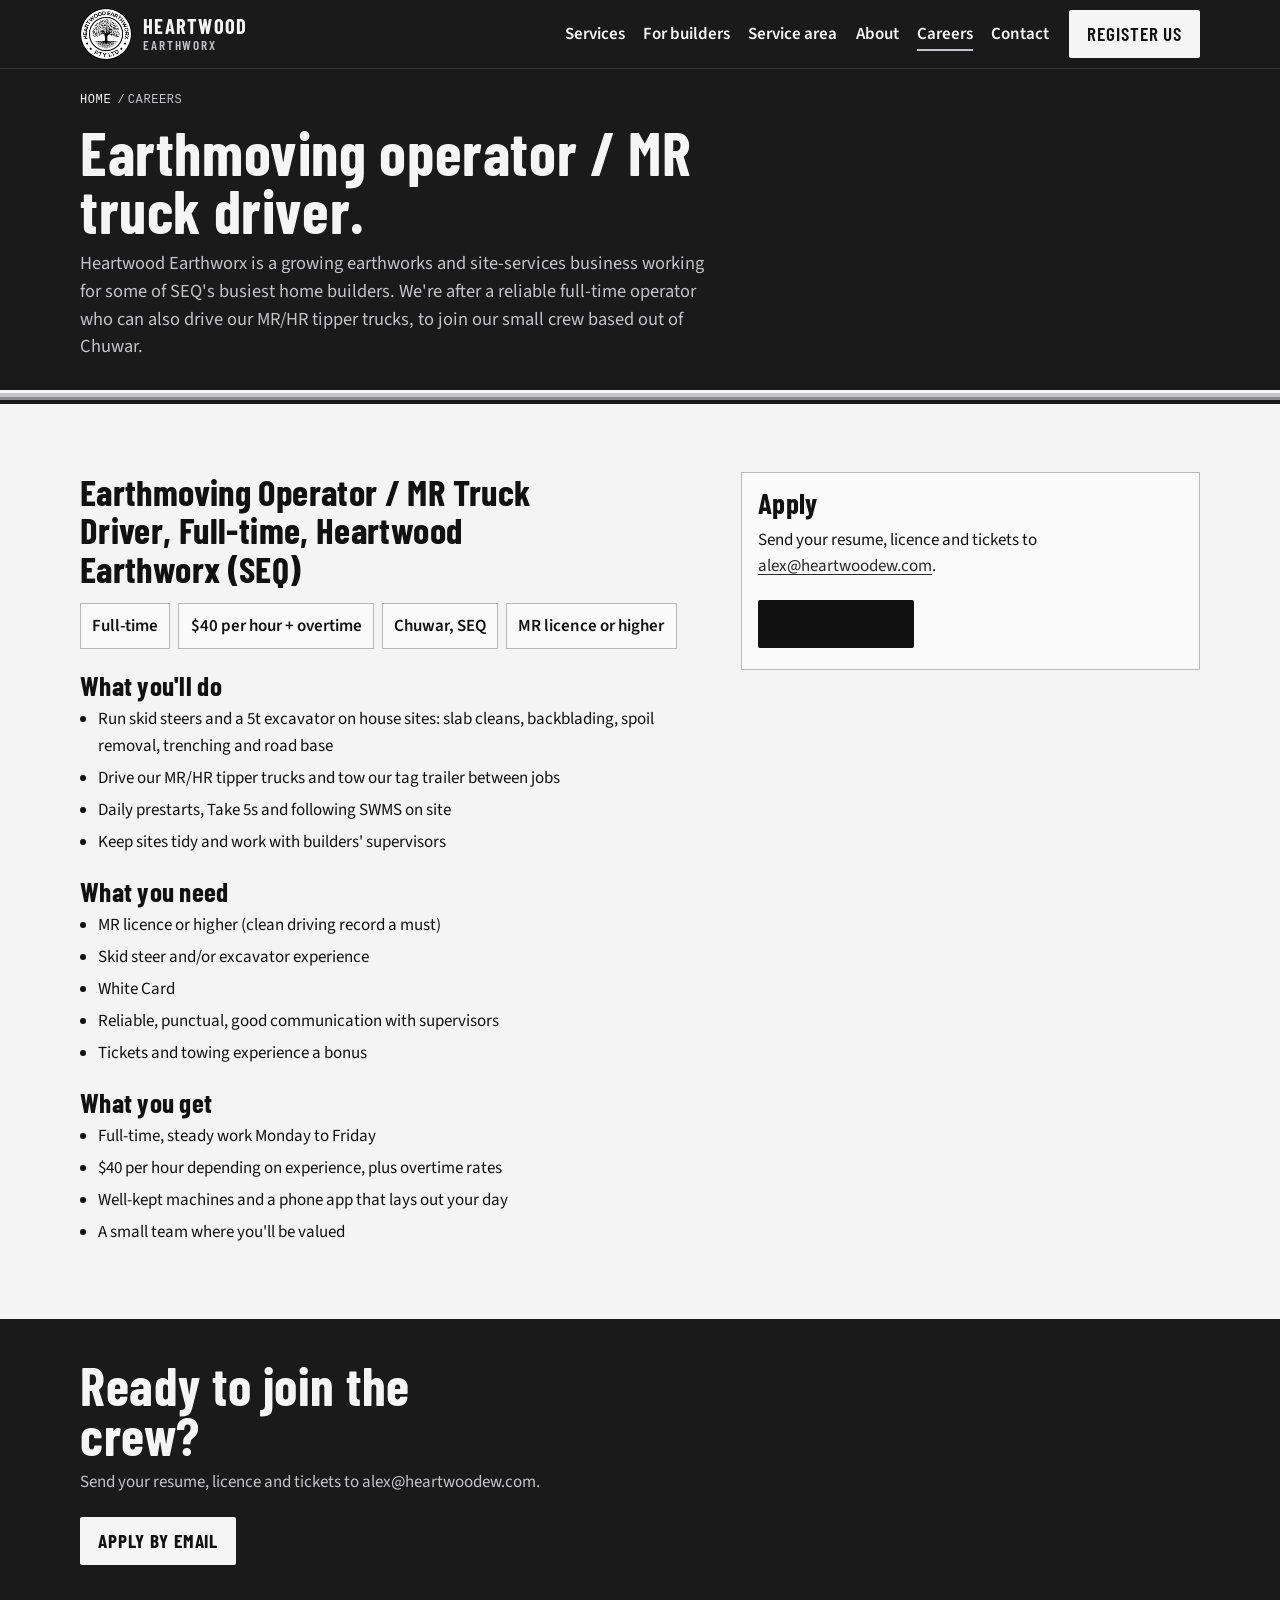
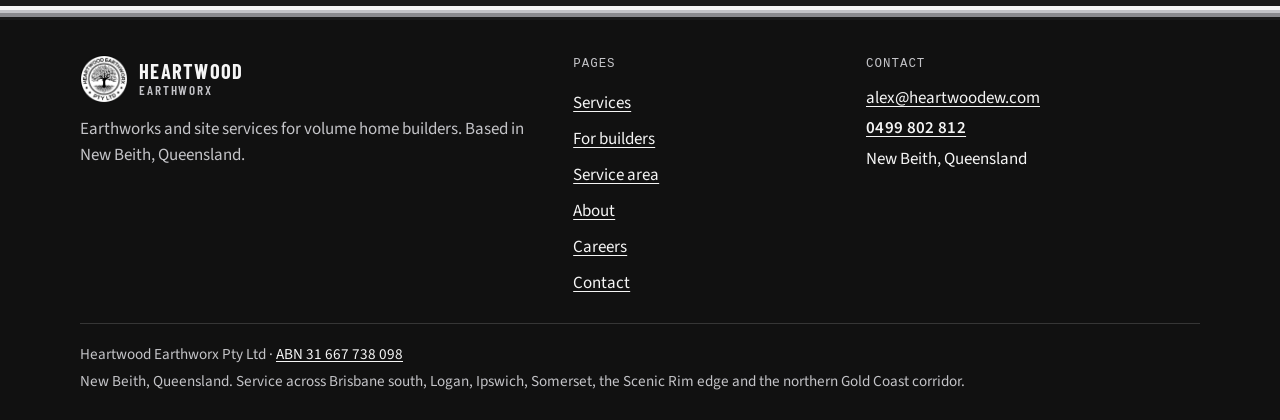
<file: careers.html>
<!DOCTYPE html>
<html lang="en-AU">
<head>
  <meta charset="utf-8">
  <meta name="viewport" content="width=device-width, initial-scale=1">
  <title>Careers | Earthmoving Operator / MR Truck Driver | Heartwood Earthworx</title>
  <meta name="description" content="Full-time earthmoving operator / MR truck driver at Heartwood Earthworx. $40 an hour plus overtime, based out of Chuwar, SEQ. Apply with your resume, licence and tickets.">
  <link rel="canonical" href="https://heartwoodew.com/careers.html">
  <meta name="theme-color" content="#1a1a1a">
  <meta name="robots" content="index, follow">
  <meta property="og:type" content="website">
  <meta property="og:site_name" content="Heartwood Earthworx">
  <meta property="og:locale" content="en_AU">
  <meta property="og:title" content="Careers | Earthmoving Operator / MR Truck Driver | Heartwood Earthworx">
  <meta property="og:description" content="Full-time earthmoving operator / MR truck driver at Heartwood Earthworx. $40 an hour plus overtime, based out of Chuwar, SEQ. Apply with your resume, licence and tickets.">
  <meta property="og:url" content="https://heartwoodew.com/careers.html">
  <meta property="og:image" content="https://heartwoodew.com/images/og-image.png">
  <meta property="og:image:width" content="1200">
  <meta property="og:image:height" content="630">
  <meta property="og:image:alt" content="Heartwood Earthworx. House-site earthworks for volume builders in south-east Queensland.">
  <meta name="twitter:card" content="summary_large_image">
  <meta name="twitter:title" content="Careers | Earthmoving Operator / MR Truck Driver | Heartwood Earthworx">
  <meta name="twitter:description" content="Full-time earthmoving operator / MR truck driver at Heartwood Earthworx. $40 an hour plus overtime, based out of Chuwar, SEQ. Apply with your resume, licence and tickets.">
  <meta name="twitter:image" content="https://heartwoodew.com/images/og-image.png">
  <link rel="icon" href="favicon-32.png" type="image/png" sizes="32x32">
  <link rel="icon" href="favicon.ico" sizes="any">
  <link rel="apple-touch-icon" href="apple-touch-icon.png">
  <link rel="manifest" href="site.webmanifest">
  <link rel="preload" href="fonts/barlow-condensed-700.woff2" as="font" type="font/woff2" crossorigin>
  <link rel="preload" href="fonts/source-sans-3-400.woff2" as="font" type="font/woff2" crossorigin>
  <link rel="stylesheet" href="css/styles.css">
  <script type="application/ld+json">
{
  "@context": "https://schema.org",
  "@type": "BreadcrumbList",
  "itemListElement": [
    {
      "@type": "ListItem",
      "position": 1,
      "name": "Home",
      "item": "https://heartwoodew.com/"
    },
    {
      "@type": "ListItem",
      "position": 2,
      "name": "Careers",
      "item": "https://heartwoodew.com/careers.html"
    }
  ]
}
</script>
  <script type="application/ld+json">
{
  "@context": "https://schema.org",
  "@type": "JobPosting",
  "title": "Earthmoving Operator / MR Truck Driver",
  "description": "<p>Heartwood Earthworx is a growing earthworks and site-services business working for some of SEQ's busiest home builders. We're after a reliable full-time operator who can also drive our MR/HR tipper trucks, to join our small crew based out of Chuwar.</p><p><strong>What you'll do</strong></p><ul><li>Run skid steers and a 5t excavator on house sites: slab cleans, backblading, spoil removal, trenching and road base</li><li>Drive our MR/HR tipper trucks and tow our tag trailer between jobs</li><li>Daily prestarts, Take 5s and following SWMS on site</li><li>Keep sites tidy and work with builders' supervisors</li></ul><p><strong>What you need</strong></p><ul><li>MR licence or higher (clean driving record a must)</li><li>Skid steer and/or excavator experience</li><li>White Card</li><li>Reliable, punctual, good communication with supervisors</li><li>Tickets and towing experience a bonus</li></ul><p><strong>What you get</strong></p><ul><li>Full-time, steady work Monday to Friday</li><li>$40 per hour depending on experience, plus overtime rates</li><li>Well-kept machines and a phone app that lays out your day</li><li>A small team where you'll be valued</li></ul><p>Apply by sending your resume, licence and tickets to alex@heartwoodew.com.</p>",
  "datePosted": "2026-11-23",
  "validThrough": "2027-01-31",
  "employmentType": "FULL_TIME",
  "url": "https://heartwoodew.com/careers.html",
  "hiringOrganization": {
    "@type": "Organization",
    "name": "Heartwood Earthworx",
    "sameAs": "https://heartwoodew.com/",
    "logo": "https://heartwoodew.com/images/og-image.png"
  },
  "jobLocation": {
    "@type": "Place",
    "address": {
      "@type": "PostalAddress",
      "addressLocality": "Chuwar",
      "addressRegion": "QLD",
      "postalCode": "4306",
      "addressCountry": "AU"
    }
  },
  "baseSalary": {
    "@type": "MonetaryAmount",
    "currency": "AUD",
    "value": {
      "@type": "QuantitativeValue",
      "value": 40,
      "unitText": "HOUR"
    }
  }
}
</script>
  <script src="js/config.js" defer></script>
  <script src="js/main.js" defer></script>
</head>
<body>
  <a class="skip-link" href="#main">Skip to content</a>
  <header class="site-header">
    <div class="container header-bar">
      <a class="brand" href="index.html" aria-label="Heartwood Earthworx, home">
        <picture>
          <source type="image/webp" srcset="images/logo.webp">
          <img class="brand-mark" src="images/logo.png" alt="" width="400" height="400">
        </picture>
        <span class="brand-text">
          <span class="brand-name">Heartwood</span>
          <span class="brand-sub">Earthworx</span>
        </span>
      </a>
      <button class="nav-toggle" type="button" aria-expanded="false" aria-controls="site-nav">
        <span class="nav-toggle-label">Menu</span>
      </button>
      <nav class="site-nav" id="site-nav" aria-label="Primary">
        <ul>
            <li><a href="services.html">Services</a></li>
            <li><a href="for-builders.html">For builders</a></li>
            <li><a href="service-area.html">Service area</a></li>
            <li><a href="about.html">About</a></li>
            <li><a href="careers.html" aria-current="page">Careers</a></li>
            <li><a href="contact.html">Contact</a></li>
        </ul>
        <a class="btn btn-primary nav-cta" href="contact.html#register">Register us</a>
      </nav>
    </div>
  </header>
  <main id="main">
    
    <header class="page-head page-head-job">
      <div class="container">
        <nav class="crumbs" aria-label="Breadcrumb">
          <ol>
            <li><a href="index.html">Home</a></li>
            <li aria-current="page">Careers</li>
          </ol>
        </nav>
        <h1>Earthmoving operator / MR truck driver.</h1>
        <p class="lede">Heartwood Earthworx is a growing earthworks and site-services business working for some of SEQ's busiest home builders. We're after a reliable full-time operator who can also drive our MR/HR tipper trucks, to join our small crew based out of Chuwar.</p>
      </div>
    </header>
    <div class="strata" aria-hidden="true"><span></span><span></span><span></span><span></span></div>
    <section class="section">
      <div class="container two-col job-layout">
        <article class="job-posting" aria-labelledby="job-title">
          <h2 id="job-title" class="block-title">Earthmoving Operator / MR Truck Driver, Full-time, Heartwood Earthworx (SEQ)</h2>
          <ul class="fact-row job-facts">
            <li>Full-time</li>
            <li>$40 per hour + overtime</li>
            <li>Chuwar, SEQ</li>
            <li>MR licence or higher</li>
          </ul>
          <h3 class="job-section-title">What you'll do</h3>
          <ul class="check-list">
            <li>Run skid steers and a 5t excavator on house sites: slab cleans, backblading, spoil removal, trenching and road base</li>
            <li>Drive our MR/HR tipper trucks and tow our tag trailer between jobs</li>
            <li>Daily prestarts, Take 5s and following SWMS on site</li>
            <li>Keep sites tidy and work with builders' supervisors</li>
          </ul>
          <h3 class="job-section-title">What you need</h3>
          <ul class="check-list">
            <li>MR licence or higher (clean driving record a must)</li>
            <li>Skid steer and/or excavator experience</li>
            <li>White Card</li>
            <li>Reliable, punctual, good communication with supervisors</li>
            <li>Tickets and towing experience a bonus</li>
          </ul>
          <h3 class="job-section-title">What you get</h3>
          <ul class="check-list">
            <li>Full-time, steady work Monday to Friday</li>
            <li>$40 per hour depending on experience, plus overtime rates</li>
            <li>Well-kept machines and a phone app that lays out your day</li>
            <li>A small team where you'll be valued</li>
          </ul>
        </article>
        <aside class="contact-card job-apply">
          <h2>Apply</h2>
          <p>Send your resume, licence and tickets to <a href="mailto:alex@heartwoodew.com?subject=Operator%20/%20MR%20Truck%20Driver%20application">alex@heartwoodew.com</a>.</p>
          <div class="cta-actions">
            <a class="btn btn-primary" href="mailto:alex@heartwoodew.com?subject=Operator%20/%20MR%20Truck%20Driver%20application">Apply by email</a>
          </div>
        </aside>
      </div>
    </section>
    <section class="cta-band">
      <div class="container">
        <h2>Ready to join the crew?</h2>
        <p>Send your resume, licence and tickets to alex@heartwoodew.com.</p>
        <div class="cta-actions">
          <a class="btn btn-primary" href="mailto:alex@heartwoodew.com?subject=Operator%20/%20MR%20Truck%20Driver%20application">Apply by email</a>
        </div>
      </div>
    </section>
    
  </main>
  <div class="strata" aria-hidden="true"><span></span><span></span><span></span><span></span></div>
  <footer class="site-footer">
    <div class="container footer-grid">
      <div>
        <a class="brand" href="index.html" aria-label="Heartwood Earthworx, home">
          <picture>
            <source type="image/webp" srcset="images/logo.webp">
            <img class="brand-mark" src="images/logo.png" alt="" width="400" height="400">
          </picture>
          <span class="brand-text">
            <span class="brand-name">Heartwood</span>
            <span class="brand-sub">Earthworx</span>
          </span>
        </a>
        <p class="footer-blurb">Earthworks and site services for volume home builders. Based in New Beith, Queensland.</p>
      </div>
      <nav aria-label="Footer">
        <p class="footer-label">Pages</p>
        <ul>
            <li><a href="services.html">Services</a></li>
            <li><a href="for-builders.html">For builders</a></li>
            <li><a href="service-area.html">Service area</a></li>
            <li><a href="about.html">About</a></li>
            <li><a href="careers.html">Careers</a></li>
            <li><a href="contact.html">Contact</a></li>
        </ul>
      </nav>
      <div>
        <p class="footer-label">Contact</p>
        <address>
          <a data-email href="mailto:alex@heartwoodew.com">alex@heartwoodew.com</a>
          <!-- Keep this number in step with phoneDisplay and phoneTel in js/config.js. -->
          <a class="phone" data-phone href="tel:+61499802812">0499 802 812</a>
          <span>New Beith, Queensland</span>
        </address>
      </div>
    </div>
    <div class="container legal">
      <p>Heartwood Earthworx Pty Ltd · <a href="https://abr.business.gov.au/ABN/View?abn=31667738098">ABN 31 667 738 098<span class="sr-only"> (opens the Australian Business Register)</span></a></p>
      <p>New Beith, Queensland. Service across Brisbane south, Logan, Ipswich, Somerset, the Scenic Rim edge and the northern Gold Coast corridor.</p>
    </div>
  </footer>
</body>
</html>
</file>
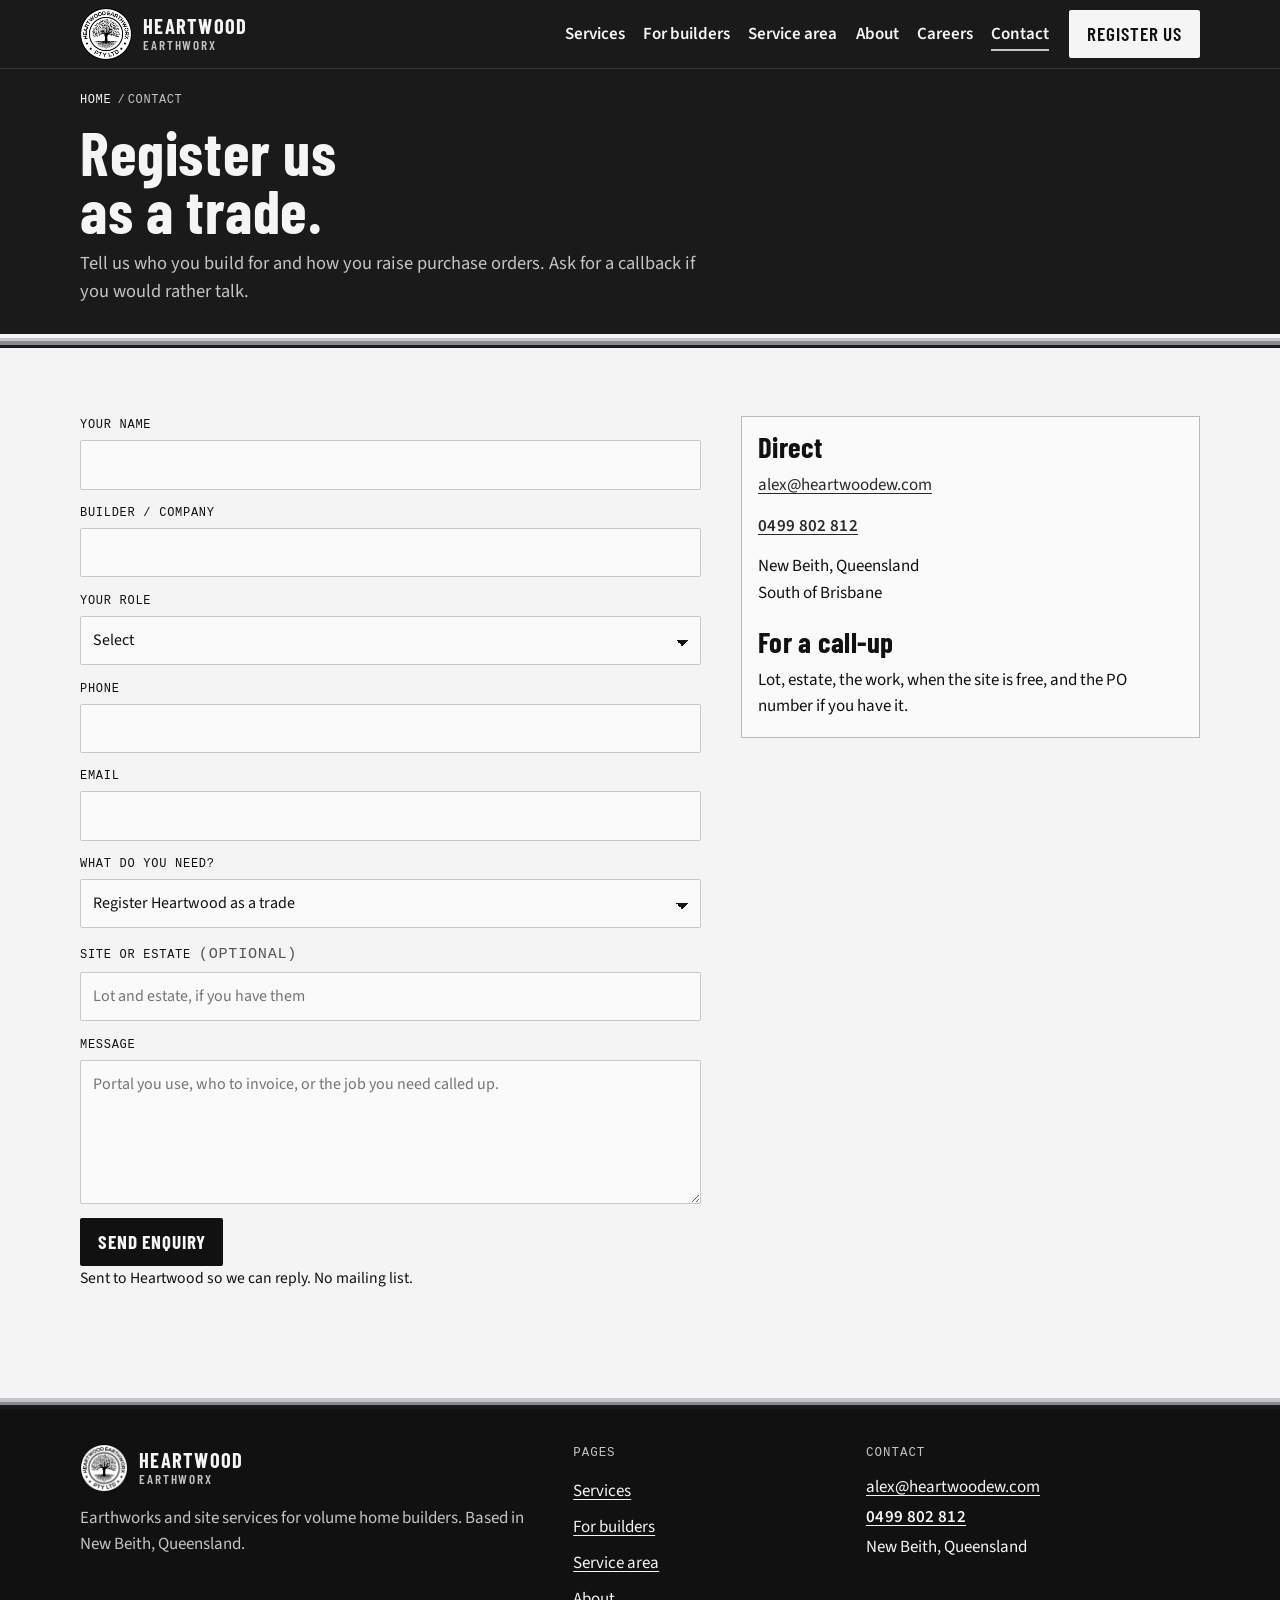
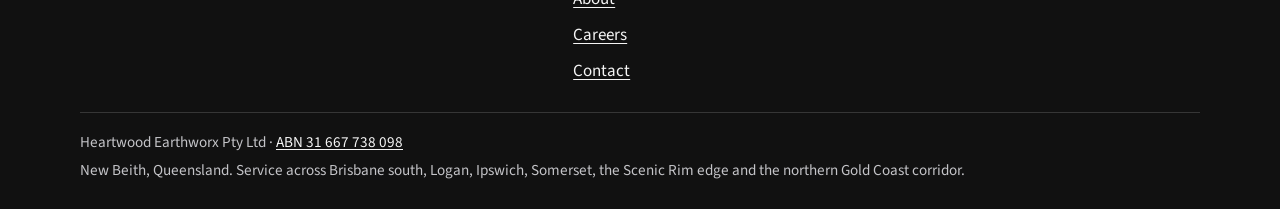
<file: contact.html>
<!DOCTYPE html>
<html lang="en-AU">
<head>
  <meta charset="utf-8">
  <meta name="viewport" content="width=device-width, initial-scale=1">
  <title>Register as a trade | Heartwood Earthworx</title>
  <meta name="description" content="Register Heartwood Earthworx as a trade or request a callback. Email alex@heartwoodew.com. Based in New Beith, Queensland.">
  <link rel="canonical" href="https://heartwoodew.com/contact.html">
  <meta name="theme-color" content="#1a1a1a">
  <meta name="robots" content="index, follow">
  <meta property="og:type" content="website">
  <meta property="og:site_name" content="Heartwood Earthworx">
  <meta property="og:locale" content="en_AU">
  <meta property="og:title" content="Register as a trade | Heartwood Earthworx">
  <meta property="og:description" content="Register Heartwood Earthworx as a trade or request a callback. Email alex@heartwoodew.com. Based in New Beith, Queensland.">
  <meta property="og:url" content="https://heartwoodew.com/contact.html">
  <meta property="og:image" content="https://heartwoodew.com/images/og-image.png">
  <meta property="og:image:width" content="1200">
  <meta property="og:image:height" content="630">
  <meta property="og:image:alt" content="Heartwood Earthworx. House-site earthworks for volume builders in south-east Queensland.">
  <meta name="twitter:card" content="summary_large_image">
  <meta name="twitter:title" content="Register as a trade | Heartwood Earthworx">
  <meta name="twitter:description" content="Register Heartwood Earthworx as a trade or request a callback. Email alex@heartwoodew.com. Based in New Beith, Queensland.">
  <meta name="twitter:image" content="https://heartwoodew.com/images/og-image.png">
  <link rel="icon" href="favicon-32.png" type="image/png" sizes="32x32">
  <link rel="icon" href="favicon.ico" sizes="any">
  <link rel="apple-touch-icon" href="apple-touch-icon.png">
  <link rel="manifest" href="site.webmanifest">
  <link rel="preload" href="fonts/barlow-condensed-700.woff2" as="font" type="font/woff2" crossorigin>
  <link rel="preload" href="fonts/source-sans-3-400.woff2" as="font" type="font/woff2" crossorigin>
  <link rel="stylesheet" href="css/styles.css">
  <script type="application/ld+json">
{
  "@context": "https://schema.org",
  "@type": "BreadcrumbList",
  "itemListElement": [
    {
      "@type": "ListItem",
      "position": 1,
      "name": "Home",
      "item": "https://heartwoodew.com/"
    },
    {
      "@type": "ListItem",
      "position": 2,
      "name": "Contact",
      "item": "https://heartwoodew.com/contact.html"
    }
  ]
}
</script>
  <script type="application/ld+json">
{
  "@context": "https://schema.org",
  "@type": "ContactPage",
  "url": "https://heartwoodew.com/contact.html",
  "name": "Register Heartwood Earthworx as a trade",
  "about": {
    "@id": "https://heartwoodew.com/#business"
  },
  "mainEntity": {
    "@id": "https://heartwoodew.com/#business"
  }
}
  </script>
  <script src="js/config.js" defer></script>
  <script src="js/main.js" defer></script>
</head>
<body>
  <a class="skip-link" href="#main">Skip to content</a>
  <header class="site-header">
    <div class="container header-bar">
      <a class="brand" href="index.html" aria-label="Heartwood Earthworx, home">
        <picture>
          <source type="image/webp" srcset="images/logo.webp">
          <img class="brand-mark" src="images/logo.png" alt="" width="400" height="400">
        </picture>
        <span class="brand-text">
          <span class="brand-name">Heartwood</span>
          <span class="brand-sub">Earthworx</span>
        </span>
      </a>
      <button class="nav-toggle" type="button" aria-expanded="false" aria-controls="site-nav">
        <span class="nav-toggle-label">Menu</span>
      </button>
      <nav class="site-nav" id="site-nav" aria-label="Primary">
        <ul>
            <li><a href="services.html">Services</a></li>
            <li><a href="for-builders.html">For builders</a></li>
            <li><a href="service-area.html">Service area</a></li>
            <li><a href="about.html">About</a></li>
            <li><a href="careers.html">Careers</a></li>
            <li><a href="contact.html" aria-current="page">Contact</a></li>
        </ul>
        <a class="btn btn-primary nav-cta" href="contact.html#register">Register us</a>
      </nav>
    </div>
  </header>
  <main id="main">
    
    <header class="page-head">
      <div class="container">
        <nav class="crumbs" aria-label="Breadcrumb">
          <ol>
            <li><a href="index.html">Home</a></li>
            <li aria-current="page">Contact</li>
          </ol>
        </nav>
        <h1>Register us<br>as a trade.</h1>
        <p class="lede">Tell us who you build for and how you raise purchase orders. Ask for a callback if you would rather talk.</p>
      </div>
    </header>
    <div class="strata" aria-hidden="true"><span></span><span></span><span></span><span></span></div>
    <section class="section">
      <div class="container contact-layout">
        <div>
          <noscript>
            <p>JavaScript is off. Email <a href="mailto:alex@heartwoodew.com">alex@heartwoodew.com</a> with your name, builder, phone and what you need.</p>
          </noscript>
          <form id="enquiry-form" action="mailto:alex@heartwoodew.com" method="post" enctype="text/plain">
            <div class="field">
              <label for="name">Your name</label>
              <input id="name" name="name" type="text" autocomplete="name" required maxlength="120">
            </div>
            <div class="field">
              <label for="company">Builder / company</label>
              <input id="company" name="company" type="text" autocomplete="organization" required maxlength="160">
            </div>
            <div class="field">
              <label for="role">Your role</label>
              <select id="role" name="role" required>
                <option value="">Select</option>
                <option>Construction manager</option>
                <option>Site supervisor</option>
                <option>Procurement</option>
                <option>Accounts</option>
                <option>Other</option>
              </select>
            </div>
            <div class="field">
              <label for="phone">Phone</label>
              <input id="phone" name="phone" type="tel" autocomplete="tel" required maxlength="40">
            </div>
            <div class="field">
              <label for="email">Email</label>
              <input id="email" name="email" type="email" autocomplete="email" required maxlength="160">
            </div>
            <div class="field">
              <label for="enquiry-type">What do you need?</label>
              <select id="enquiry-type" name="enquiry" required>
                <option value="register">Register Heartwood as a trade</option>
                <option value="callback">Request a callback</option>
                <option value="callup">Site call-up</option>
              </select>
            </div>
            <div class="field">
              <label for="site">Site or estate <span class="note">(optional)</span></label>
              <input id="site" name="site" type="text" maxlength="160" placeholder="Lot and estate, if you have them">
            </div>
            <div class="field">
              <label for="message">Message</label>
              <textarea id="message" name="message" required maxlength="2000" placeholder="Portal you use, who to invoice, or the job you need called up."></textarea>
            </div>
            <div class="field hp" aria-hidden="true">
              <label for="gotcha">Leave this blank</label>
              <input id="gotcha" name="_gotcha" type="text" tabindex="-1" autocomplete="off">
            </div>
            <div class="form-actions">
              <button class="btn btn-primary" type="submit">Send enquiry</button>
            </div>
            <p class="form-note">Sent to Heartwood so we can reply. No mailing list.</p>
            <p class="form-status" id="form-status" role="status" aria-live="polite"></p>
          </form>
          <div id="form-success" class="form-success" hidden tabindex="-1">
            <h2>Thanks. We will be in touch.</h2>
            <p>If it is urgent, email <a data-email href="mailto:alex@heartwoodew.com">alex@heartwoodew.com</a>.</p>
          </div>
        </div>
        <aside class="contact-card">
          <h2>Direct</h2>
          <p><a data-email href="mailto:alex@heartwoodew.com">alex@heartwoodew.com</a></p>
          <p><a class="phone" data-phone href="tel:+61499802812">0499 802 812</a></p>
          <p>New Beith, Queensland<br>South of Brisbane</p>
          <h2 style="margin-top: 1.4rem">For a call-up</h2>
          <p>Lot, estate, the work, when the site is free, and the PO number if you have it.</p>
        </aside>
      </div>
    </section>
    
  </main>
  <div class="strata" aria-hidden="true"><span></span><span></span><span></span><span></span></div>
  <footer class="site-footer">
    <div class="container footer-grid">
      <div>
        <a class="brand" href="index.html" aria-label="Heartwood Earthworx, home">
          <picture>
            <source type="image/webp" srcset="images/logo.webp">
            <img class="brand-mark" src="images/logo.png" alt="" width="400" height="400">
          </picture>
          <span class="brand-text">
            <span class="brand-name">Heartwood</span>
            <span class="brand-sub">Earthworx</span>
          </span>
        </a>
        <p class="footer-blurb">Earthworks and site services for volume home builders. Based in New Beith, Queensland.</p>
      </div>
      <nav aria-label="Footer">
        <p class="footer-label">Pages</p>
        <ul>
            <li><a href="services.html">Services</a></li>
            <li><a href="for-builders.html">For builders</a></li>
            <li><a href="service-area.html">Service area</a></li>
            <li><a href="about.html">About</a></li>
            <li><a href="careers.html">Careers</a></li>
            <li><a href="contact.html">Contact</a></li>
        </ul>
      </nav>
      <div>
        <p class="footer-label">Contact</p>
        <address>
          <a data-email href="mailto:alex@heartwoodew.com">alex@heartwoodew.com</a>
          <!-- Keep this number in step with phoneDisplay and phoneTel in js/config.js. -->
          <a class="phone" data-phone href="tel:+61499802812">0499 802 812</a>
          <span>New Beith, Queensland</span>
        </address>
      </div>
    </div>
    <div class="container legal">
      <p>Heartwood Earthworx Pty Ltd · <a href="https://abr.business.gov.au/ABN/View?abn=31667738098">ABN 31 667 738 098<span class="sr-only"> (opens the Australian Business Register)</span></a></p>
      <p>New Beith, Queensland. Service across Brisbane south, Logan, Ipswich, Somerset, the Scenic Rim edge and the northern Gold Coast corridor.</p>
    </div>
  </footer>
</body>
</html>
</file>
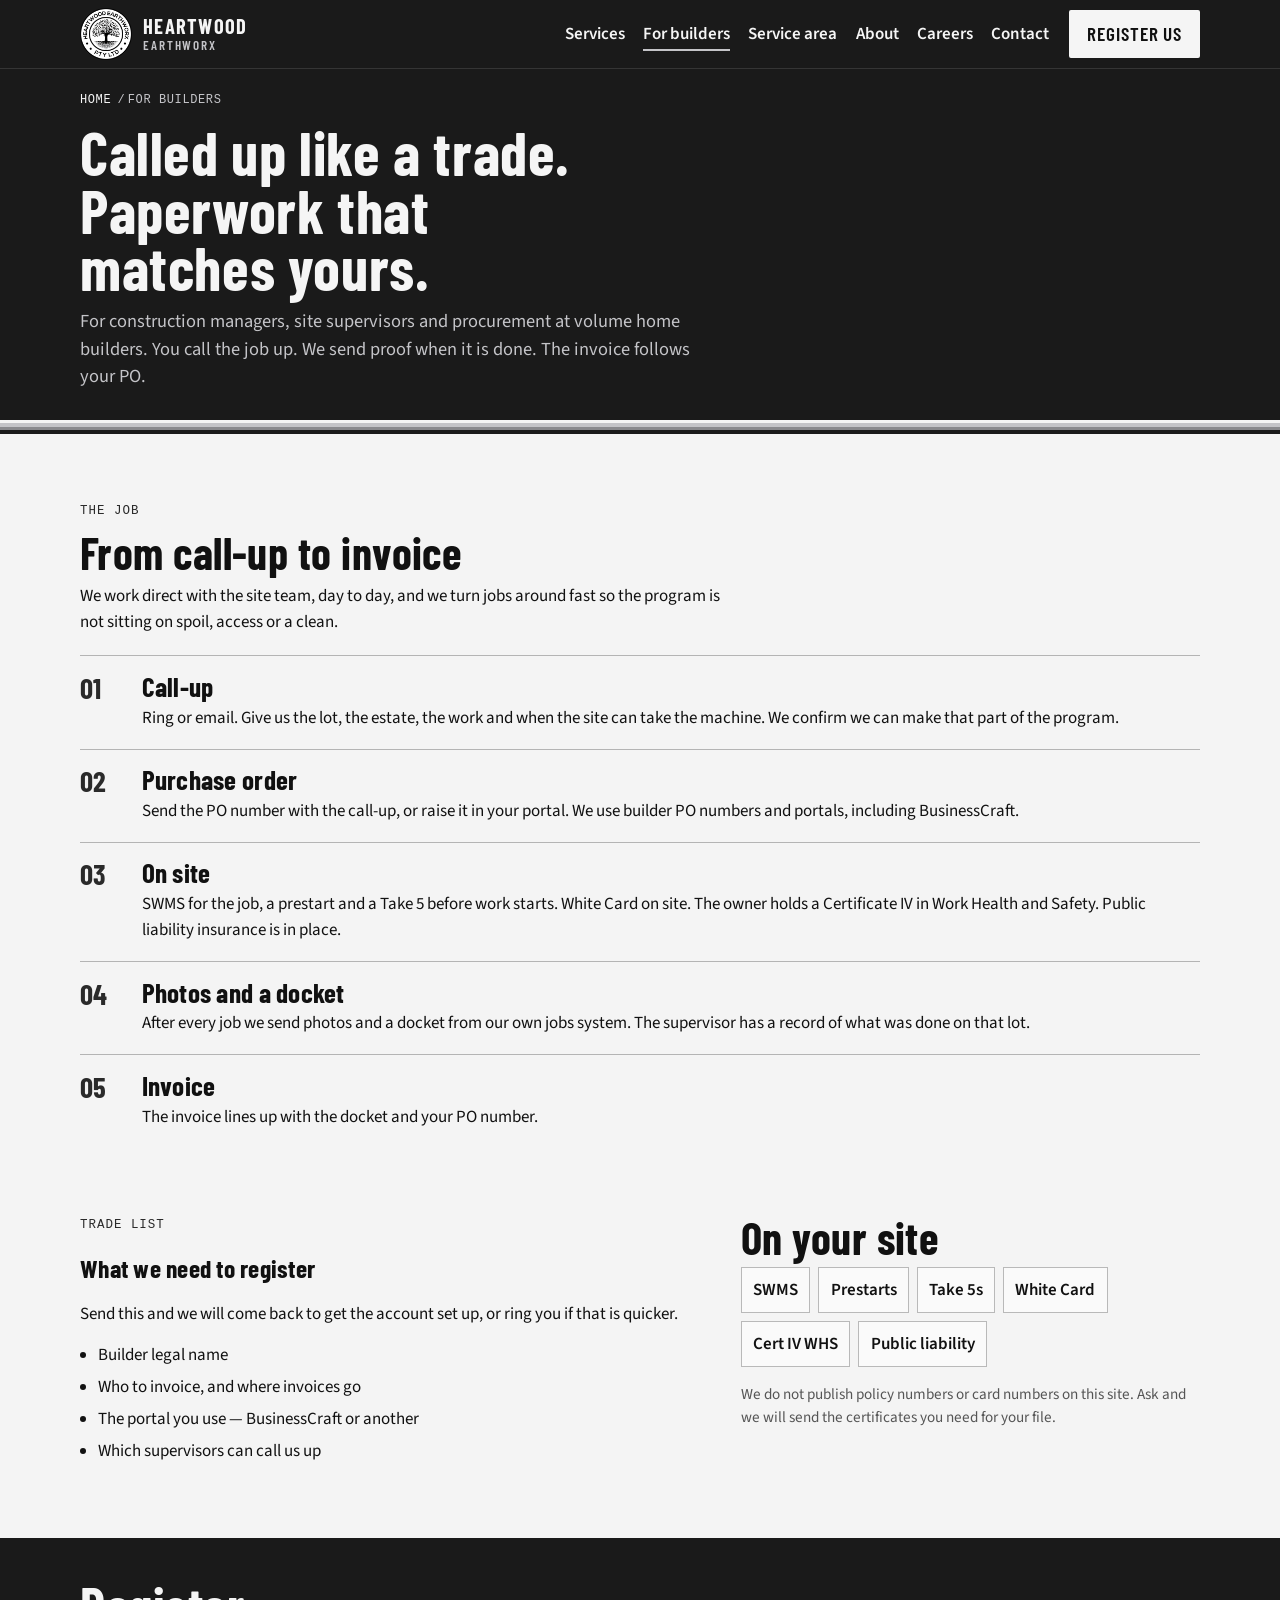
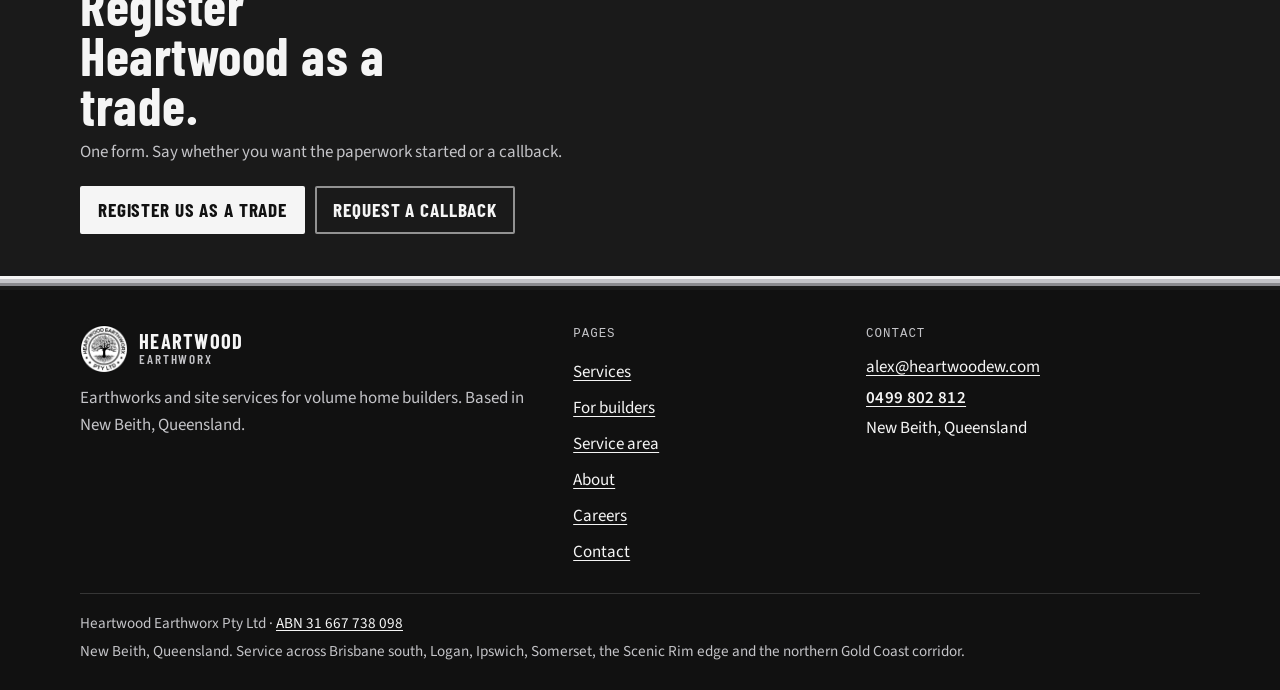
<file: for-builders.html>
<!DOCTYPE html>
<html lang="en-AU">
<head>
  <meta charset="utf-8">
  <meta name="viewport" content="width=device-width, initial-scale=1">
  <title>How we work with supervisors | Heartwood Earthworx</title>
  <meta name="description" content="Call-up, your PO number, and photos plus a docket after every job. Heartwood works with site supervisors and builder portals, including BusinessCraft.">
  <link rel="canonical" href="https://heartwoodew.com/for-builders.html">
  <meta name="theme-color" content="#1a1a1a">
  <meta name="robots" content="index, follow">
  <meta property="og:type" content="website">
  <meta property="og:site_name" content="Heartwood Earthworx">
  <meta property="og:locale" content="en_AU">
  <meta property="og:title" content="How we work with supervisors | Heartwood Earthworx">
  <meta property="og:description" content="Call-up, your PO number, and photos plus a docket after every job. Heartwood works with site supervisors and builder portals, including BusinessCraft.">
  <meta property="og:url" content="https://heartwoodew.com/for-builders.html">
  <meta property="og:image" content="https://heartwoodew.com/images/og-image.png">
  <meta property="og:image:width" content="1200">
  <meta property="og:image:height" content="630">
  <meta property="og:image:alt" content="Heartwood Earthworx. House-site earthworks for volume builders in south-east Queensland.">
  <meta name="twitter:card" content="summary_large_image">
  <meta name="twitter:title" content="How we work with supervisors | Heartwood Earthworx">
  <meta name="twitter:description" content="Call-up, your PO number, and photos plus a docket after every job. Heartwood works with site supervisors and builder portals, including BusinessCraft.">
  <meta name="twitter:image" content="https://heartwoodew.com/images/og-image.png">
  <link rel="icon" href="favicon-32.png" type="image/png" sizes="32x32">
  <link rel="icon" href="favicon.ico" sizes="any">
  <link rel="apple-touch-icon" href="apple-touch-icon.png">
  <link rel="manifest" href="site.webmanifest">
  <link rel="preload" href="fonts/barlow-condensed-700.woff2" as="font" type="font/woff2" crossorigin>
  <link rel="preload" href="fonts/source-sans-3-400.woff2" as="font" type="font/woff2" crossorigin>
  <link rel="stylesheet" href="css/styles.css">
  <script type="application/ld+json">
{
  "@context": "https://schema.org",
  "@type": "BreadcrumbList",
  "itemListElement": [
    {
      "@type": "ListItem",
      "position": 1,
      "name": "Home",
      "item": "https://heartwoodew.com/"
    },
    {
      "@type": "ListItem",
      "position": 2,
      "name": "For builders",
      "item": "https://heartwoodew.com/for-builders.html"
    }
  ]
}
</script>
  <script src="js/config.js" defer></script>
  <script src="js/main.js" defer></script>
</head>
<body>
  <a class="skip-link" href="#main">Skip to content</a>
  <header class="site-header">
    <div class="container header-bar">
      <a class="brand" href="index.html" aria-label="Heartwood Earthworx, home">
        <picture>
          <source type="image/webp" srcset="images/logo.webp">
          <img class="brand-mark" src="images/logo.png" alt="" width="400" height="400">
        </picture>
        <span class="brand-text">
          <span class="brand-name">Heartwood</span>
          <span class="brand-sub">Earthworx</span>
        </span>
      </a>
      <button class="nav-toggle" type="button" aria-expanded="false" aria-controls="site-nav">
        <span class="nav-toggle-label">Menu</span>
      </button>
      <nav class="site-nav" id="site-nav" aria-label="Primary">
        <ul>
            <li><a href="services.html">Services</a></li>
            <li><a href="for-builders.html" aria-current="page">For builders</a></li>
            <li><a href="service-area.html">Service area</a></li>
            <li><a href="about.html">About</a></li>
            <li><a href="careers.html">Careers</a></li>
            <li><a href="contact.html">Contact</a></li>
        </ul>
        <a class="btn btn-primary nav-cta" href="contact.html#register">Register us</a>
      </nav>
    </div>
  </header>
  <main id="main">
    
    <header class="page-head">
      <div class="container">
        <nav class="crumbs" aria-label="Breadcrumb">
          <ol>
            <li><a href="index.html">Home</a></li>
            <li aria-current="page">For builders</li>
          </ol>
        </nav>
        <h1>Called up like a trade. Paperwork that matches yours.</h1>
        <p class="lede">For construction managers, site supervisors and procurement at volume home builders. You call the job up. We send proof when it is done. The invoice follows your PO.</p>
      </div>
    </header>
    <div class="strata" aria-hidden="true"><span></span><span></span><span></span><span></span></div>
    <section class="section" aria-labelledby="steps-title">
      <div class="container">
        <div class="section-head">
          <p class="section-kicker">The job</p>
          <h2 id="steps-title">From call-up to invoice</h2>
          <p>We work direct with the site team, day to day, and we turn jobs around fast so the program is not sitting on spoil, access or a clean.</p>
        </div>
        <ol class="steps">
          <li>
            <div>
              <h3>Call-up</h3>
              <p>Ring or email. Give us the lot, the estate, the work and when the site can take the machine. We confirm we can make that part of the program.</p>
            </div>
          </li>
          <li>
            <div>
              <h3>Purchase order</h3>
              <p>Send the PO number with the call-up, or raise it in your portal. We use builder PO numbers and portals, including BusinessCraft.</p>
            </div>
          </li>
          <li>
            <div>
              <h3>On site</h3>
              <p>SWMS for the job, a prestart and a Take 5 before work starts. White Card on site. The owner holds a Certificate IV in Work Health and Safety. Public liability insurance is in place.</p>
            </div>
          </li>
          <li>
            <div>
              <h3>Photos and a docket</h3>
              <p>After every job we send photos and a docket from our own jobs system. The supervisor has a record of what was done on that lot.</p>
            </div>
          </li>
          <li>
            <div>
              <h3>Invoice</h3>
              <p>The invoice lines up with the docket and your PO number.</p>
            </div>
          </li>
        </ol>
      </div>
    </section>
    <section class="section" aria-labelledby="register-title" style="padding-top: 0">
      <div class="container two-col">
        <div>
          <p class="section-kicker">Trade list</p>
          <h2 id="register-title">What we need to register</h2>
          <p>Send this and we will come back to get the account set up, or ring you if that is quicker.</p>
          <ul class="check-list">
            <li>Builder legal name</li>
            <li>Who to invoice, and where invoices go</li>
            <li>The portal you use — BusinessCraft or another</li>
            <li>Which supervisors can call us up</li>
          </ul>
        </div>
        <div>
          <h2 class="block-title">On your site</h2>
          <ul class="fact-row">
            <li>SWMS</li>
            <li>Prestarts</li>
            <li>Take 5s</li>
            <li>White Card</li>
            <li>Cert IV WHS</li>
            <li>Public liability</li>
          </ul>
          <p class="note" style="margin-top: 1rem">We do not publish policy numbers or card numbers on this site. Ask and we will send the certificates you need for your file.</p>
        </div>
      </div>
    </section>
    <section class="cta-band">
      <div class="container">
        <h2>Register Heartwood as a trade.</h2>
        <p>One form. Say whether you want the paperwork started or a callback.</p>
        <div class="cta-actions">
          <a class="btn btn-primary" href="contact.html#register">Register us as a trade</a>
          <a class="btn btn-ghost" href="contact.html#callback">Request a callback</a>
        </div>
      </div>
    </section>
    
  </main>
  <div class="strata" aria-hidden="true"><span></span><span></span><span></span><span></span></div>
  <footer class="site-footer">
    <div class="container footer-grid">
      <div>
        <a class="brand" href="index.html" aria-label="Heartwood Earthworx, home">
          <picture>
            <source type="image/webp" srcset="images/logo.webp">
            <img class="brand-mark" src="images/logo.png" alt="" width="400" height="400">
          </picture>
          <span class="brand-text">
            <span class="brand-name">Heartwood</span>
            <span class="brand-sub">Earthworx</span>
          </span>
        </a>
        <p class="footer-blurb">Earthworks and site services for volume home builders. Based in New Beith, Queensland.</p>
      </div>
      <nav aria-label="Footer">
        <p class="footer-label">Pages</p>
        <ul>
            <li><a href="services.html">Services</a></li>
            <li><a href="for-builders.html">For builders</a></li>
            <li><a href="service-area.html">Service area</a></li>
            <li><a href="about.html">About</a></li>
            <li><a href="careers.html">Careers</a></li>
            <li><a href="contact.html">Contact</a></li>
        </ul>
      </nav>
      <div>
        <p class="footer-label">Contact</p>
        <address>
          <a data-email href="mailto:alex@heartwoodew.com">alex@heartwoodew.com</a>
          <!-- Keep this number in step with phoneDisplay and phoneTel in js/config.js. -->
          <a class="phone" data-phone href="tel:+61499802812">0499 802 812</a>
          <span>New Beith, Queensland</span>
        </address>
      </div>
    </div>
    <div class="container legal">
      <p>Heartwood Earthworx Pty Ltd · <a href="https://abr.business.gov.au/ABN/View?abn=31667738098">ABN 31 667 738 098<span class="sr-only"> (opens the Australian Business Register)</span></a></p>
      <p>New Beith, Queensland. Service across Brisbane south, Logan, Ipswich, Somerset, the Scenic Rim edge and the northern Gold Coast corridor.</p>
    </div>
  </footer>
</body>
</html>
</file>
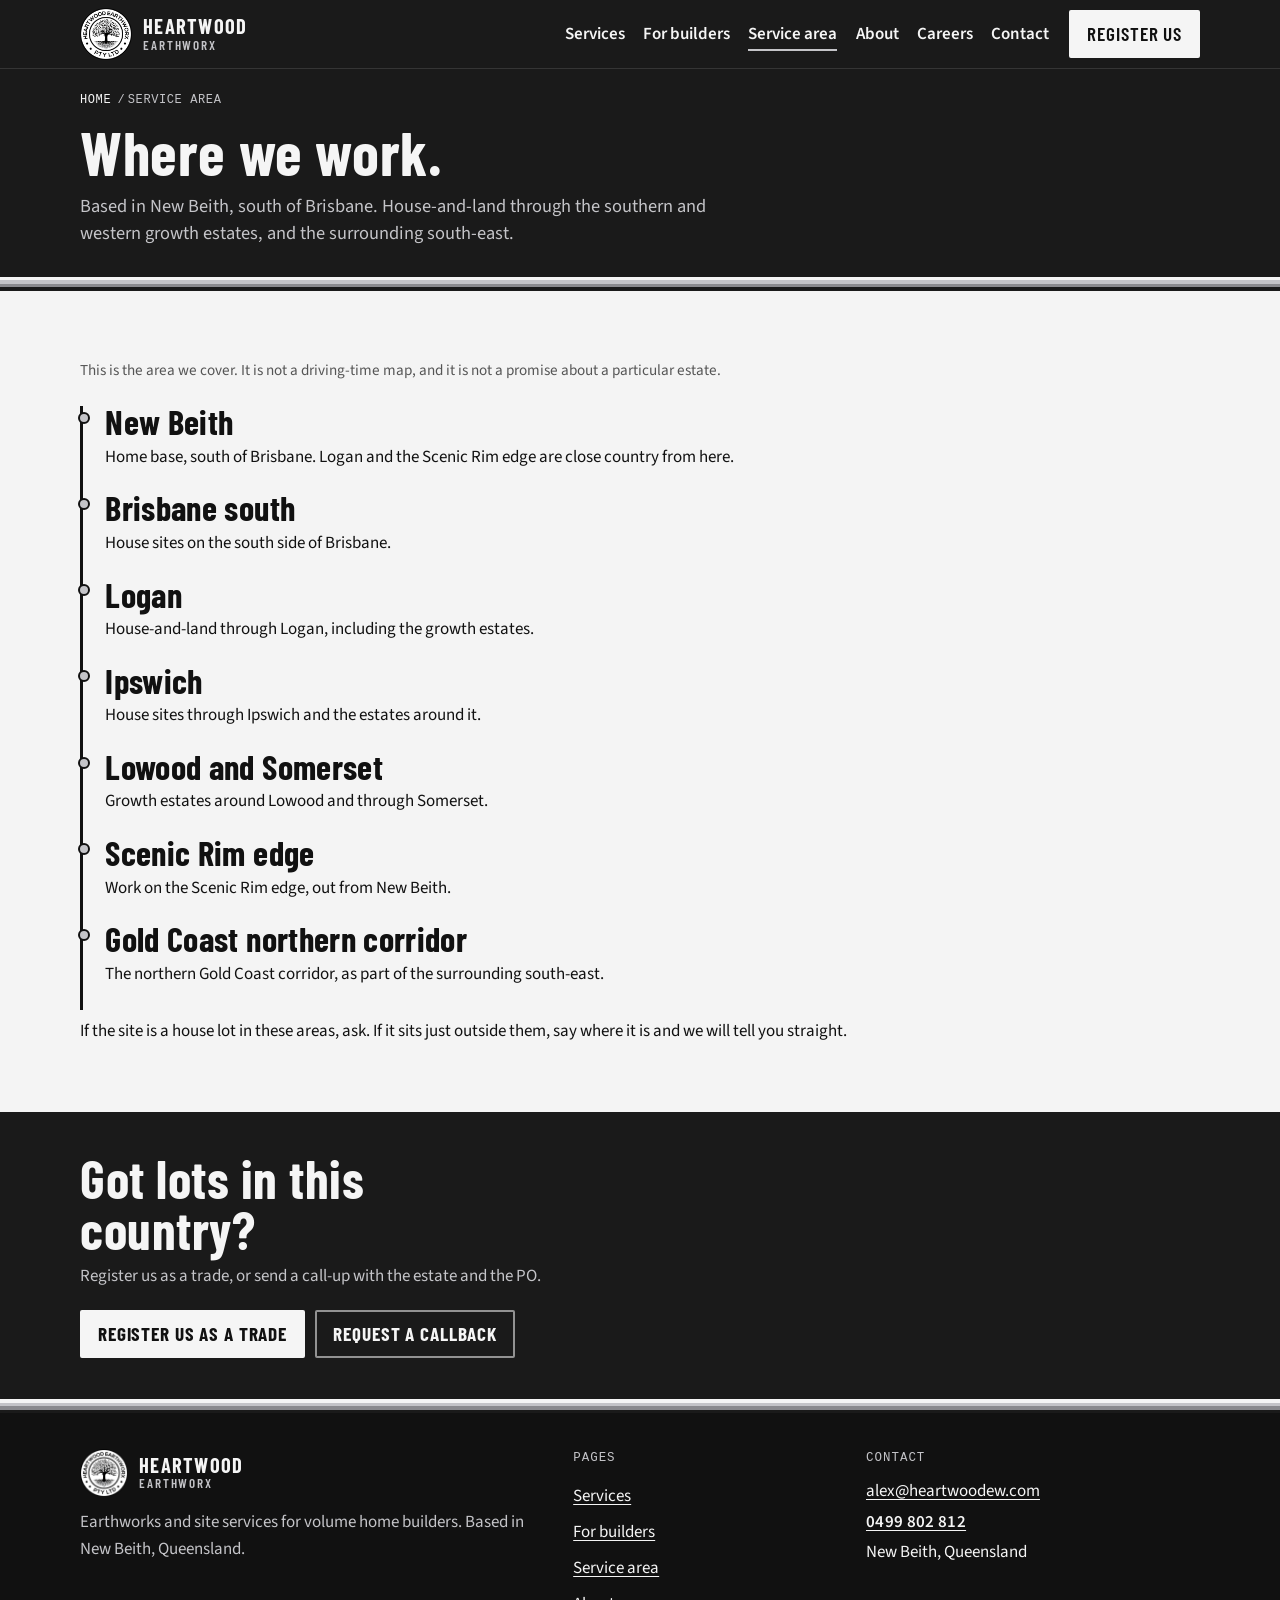
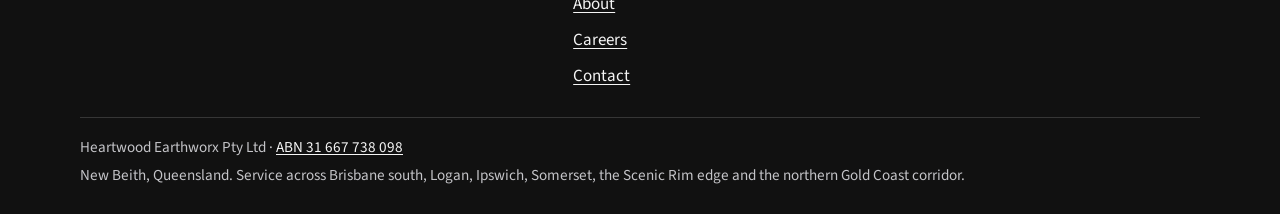
<file: service-area.html>
<!DOCTYPE html>
<html lang="en-AU">
<head>
  <meta charset="utf-8">
  <meta name="viewport" content="width=device-width, initial-scale=1">
  <title>Service area, Brisbane to SEQ | Heartwood Earthworx</title>
  <meta name="description" content="New Beith crew covering Brisbane south, Logan, Ipswich, Lowood and Somerset, the Scenic Rim edge and the northern Gold Coast corridor.">
  <link rel="canonical" href="https://heartwoodew.com/service-area.html">
  <meta name="theme-color" content="#1a1a1a">
  <meta name="robots" content="index, follow">
  <meta property="og:type" content="website">
  <meta property="og:site_name" content="Heartwood Earthworx">
  <meta property="og:locale" content="en_AU">
  <meta property="og:title" content="Service area, Brisbane to SEQ | Heartwood Earthworx">
  <meta property="og:description" content="New Beith crew covering Brisbane south, Logan, Ipswich, Lowood and Somerset, the Scenic Rim edge and the northern Gold Coast corridor.">
  <meta property="og:url" content="https://heartwoodew.com/service-area.html">
  <meta property="og:image" content="https://heartwoodew.com/images/og-image.png">
  <meta property="og:image:width" content="1200">
  <meta property="og:image:height" content="630">
  <meta property="og:image:alt" content="Heartwood Earthworx. House-site earthworks for volume builders in south-east Queensland.">
  <meta name="twitter:card" content="summary_large_image">
  <meta name="twitter:title" content="Service area, Brisbane to SEQ | Heartwood Earthworx">
  <meta name="twitter:description" content="New Beith crew covering Brisbane south, Logan, Ipswich, Lowood and Somerset, the Scenic Rim edge and the northern Gold Coast corridor.">
  <meta name="twitter:image" content="https://heartwoodew.com/images/og-image.png">
  <link rel="icon" href="favicon-32.png" type="image/png" sizes="32x32">
  <link rel="icon" href="favicon.ico" sizes="any">
  <link rel="apple-touch-icon" href="apple-touch-icon.png">
  <link rel="manifest" href="site.webmanifest">
  <link rel="preload" href="fonts/barlow-condensed-700.woff2" as="font" type="font/woff2" crossorigin>
  <link rel="preload" href="fonts/source-sans-3-400.woff2" as="font" type="font/woff2" crossorigin>
  <link rel="stylesheet" href="css/styles.css">
  <script type="application/ld+json">
{
  "@context": "https://schema.org",
  "@type": "BreadcrumbList",
  "itemListElement": [
    {
      "@type": "ListItem",
      "position": 1,
      "name": "Home",
      "item": "https://heartwoodew.com/"
    },
    {
      "@type": "ListItem",
      "position": 2,
      "name": "Service area",
      "item": "https://heartwoodew.com/service-area.html"
    }
  ]
}
</script>
  <script src="js/config.js" defer></script>
  <script src="js/main.js" defer></script>
</head>
<body>
  <a class="skip-link" href="#main">Skip to content</a>
  <header class="site-header">
    <div class="container header-bar">
      <a class="brand" href="index.html" aria-label="Heartwood Earthworx, home">
        <picture>
          <source type="image/webp" srcset="images/logo.webp">
          <img class="brand-mark" src="images/logo.png" alt="" width="400" height="400">
        </picture>
        <span class="brand-text">
          <span class="brand-name">Heartwood</span>
          <span class="brand-sub">Earthworx</span>
        </span>
      </a>
      <button class="nav-toggle" type="button" aria-expanded="false" aria-controls="site-nav">
        <span class="nav-toggle-label">Menu</span>
      </button>
      <nav class="site-nav" id="site-nav" aria-label="Primary">
        <ul>
            <li><a href="services.html">Services</a></li>
            <li><a href="for-builders.html">For builders</a></li>
            <li><a href="service-area.html" aria-current="page">Service area</a></li>
            <li><a href="about.html">About</a></li>
            <li><a href="careers.html">Careers</a></li>
            <li><a href="contact.html">Contact</a></li>
        </ul>
        <a class="btn btn-primary nav-cta" href="contact.html#register">Register us</a>
      </nav>
    </div>
  </header>
  <main id="main">
    
    <header class="page-head">
      <div class="container">
        <nav class="crumbs" aria-label="Breadcrumb">
          <ol>
            <li><a href="index.html">Home</a></li>
            <li aria-current="page">Service area</li>
          </ol>
        </nav>
        <h1>Where we work.</h1>
        <p class="lede">Based in New Beith, south of Brisbane. House-and-land through the southern and western growth estates, and the surrounding south-east.</p>
      </div>
    </header>
    <div class="strata" aria-hidden="true"><span></span><span></span><span></span><span></span></div>
    <section class="section">
      <div class="container">
        <p class="note" style="margin-bottom: 1.5rem">This is the area we cover. It is not a driving-time map, and it is not a promise about a particular estate.</p>
        <ol class="coverage">
          <li id="new-beith">
            <h2>New Beith</h2>
            <p>Home base, south of Brisbane. Logan and the Scenic Rim edge are close country from here.</p>
          </li>
          <li id="brisbane-south">
            <h2>Brisbane south</h2>
            <p>House sites on the south side of Brisbane.</p>
          </li>
          <li id="logan">
            <h2>Logan</h2>
            <p>House-and-land through Logan, including the growth estates.</p>
          </li>
          <li id="ipswich">
            <h2>Ipswich</h2>
            <p>House sites through Ipswich and the estates around it.</p>
          </li>
          <li id="somerset">
            <h2>Lowood and Somerset</h2>
            <p>Growth estates around Lowood and through Somerset.</p>
          </li>
          <li id="scenic-rim">
            <h2>Scenic Rim edge</h2>
            <p>Work on the Scenic Rim edge, out from New Beith.</p>
          </li>
          <li id="gold-coast">
            <h2>Gold Coast northern corridor</h2>
            <p>The northern Gold Coast corridor, as part of the surrounding south-east.</p>
          </li>
        </ol>
        <p style="margin-top: 0.5rem">If the site is a house lot in these areas, ask. If it sits just outside them, say where it is and we will tell you straight.</p>
      </div>
    </section>
    <section class="cta-band">
      <div class="container">
        <h2>Got lots in this country?</h2>
        <p>Register us as a trade, or send a call-up with the estate and the PO.</p>
        <div class="cta-actions">
          <a class="btn btn-primary" href="contact.html#register">Register us as a trade</a>
          <a class="btn btn-ghost" href="contact.html#callback">Request a callback</a>
        </div>
      </div>
    </section>
    
  </main>
  <div class="strata" aria-hidden="true"><span></span><span></span><span></span><span></span></div>
  <footer class="site-footer">
    <div class="container footer-grid">
      <div>
        <a class="brand" href="index.html" aria-label="Heartwood Earthworx, home">
          <picture>
            <source type="image/webp" srcset="images/logo.webp">
            <img class="brand-mark" src="images/logo.png" alt="" width="400" height="400">
          </picture>
          <span class="brand-text">
            <span class="brand-name">Heartwood</span>
            <span class="brand-sub">Earthworx</span>
          </span>
        </a>
        <p class="footer-blurb">Earthworks and site services for volume home builders. Based in New Beith, Queensland.</p>
      </div>
      <nav aria-label="Footer">
        <p class="footer-label">Pages</p>
        <ul>
            <li><a href="services.html">Services</a></li>
            <li><a href="for-builders.html">For builders</a></li>
            <li><a href="service-area.html">Service area</a></li>
            <li><a href="about.html">About</a></li>
            <li><a href="careers.html">Careers</a></li>
            <li><a href="contact.html">Contact</a></li>
        </ul>
      </nav>
      <div>
        <p class="footer-label">Contact</p>
        <address>
          <a data-email href="mailto:alex@heartwoodew.com">alex@heartwoodew.com</a>
          <!-- Keep this number in step with phoneDisplay and phoneTel in js/config.js. -->
          <a class="phone" data-phone href="tel:+61499802812">0499 802 812</a>
          <span>New Beith, Queensland</span>
        </address>
      </div>
    </div>
    <div class="container legal">
      <p>Heartwood Earthworx Pty Ltd · <a href="https://abr.business.gov.au/ABN/View?abn=31667738098">ABN 31 667 738 098<span class="sr-only"> (opens the Australian Business Register)</span></a></p>
      <p>New Beith, Queensland. Service across Brisbane south, Logan, Ipswich, Somerset, the Scenic Rim edge and the northern Gold Coast corridor.</p>
    </div>
  </footer>
</body>
</html>
</file>
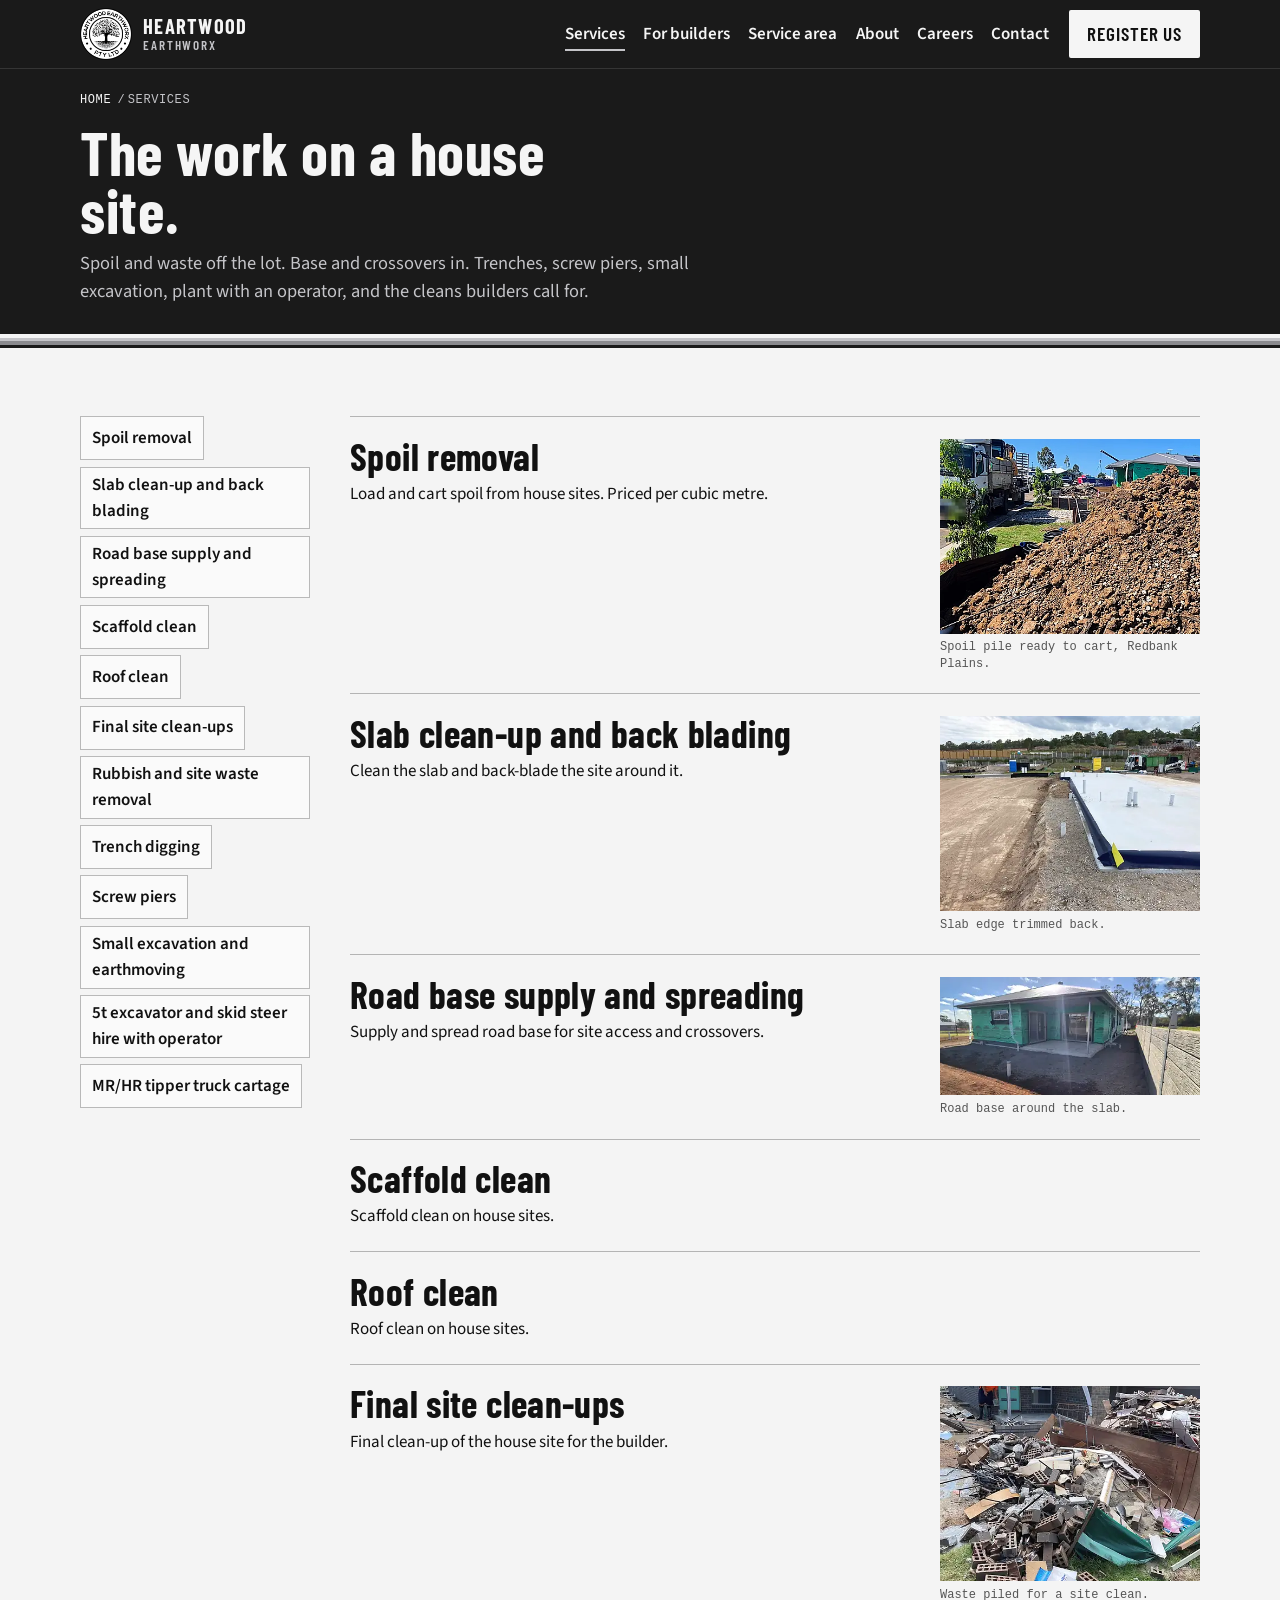
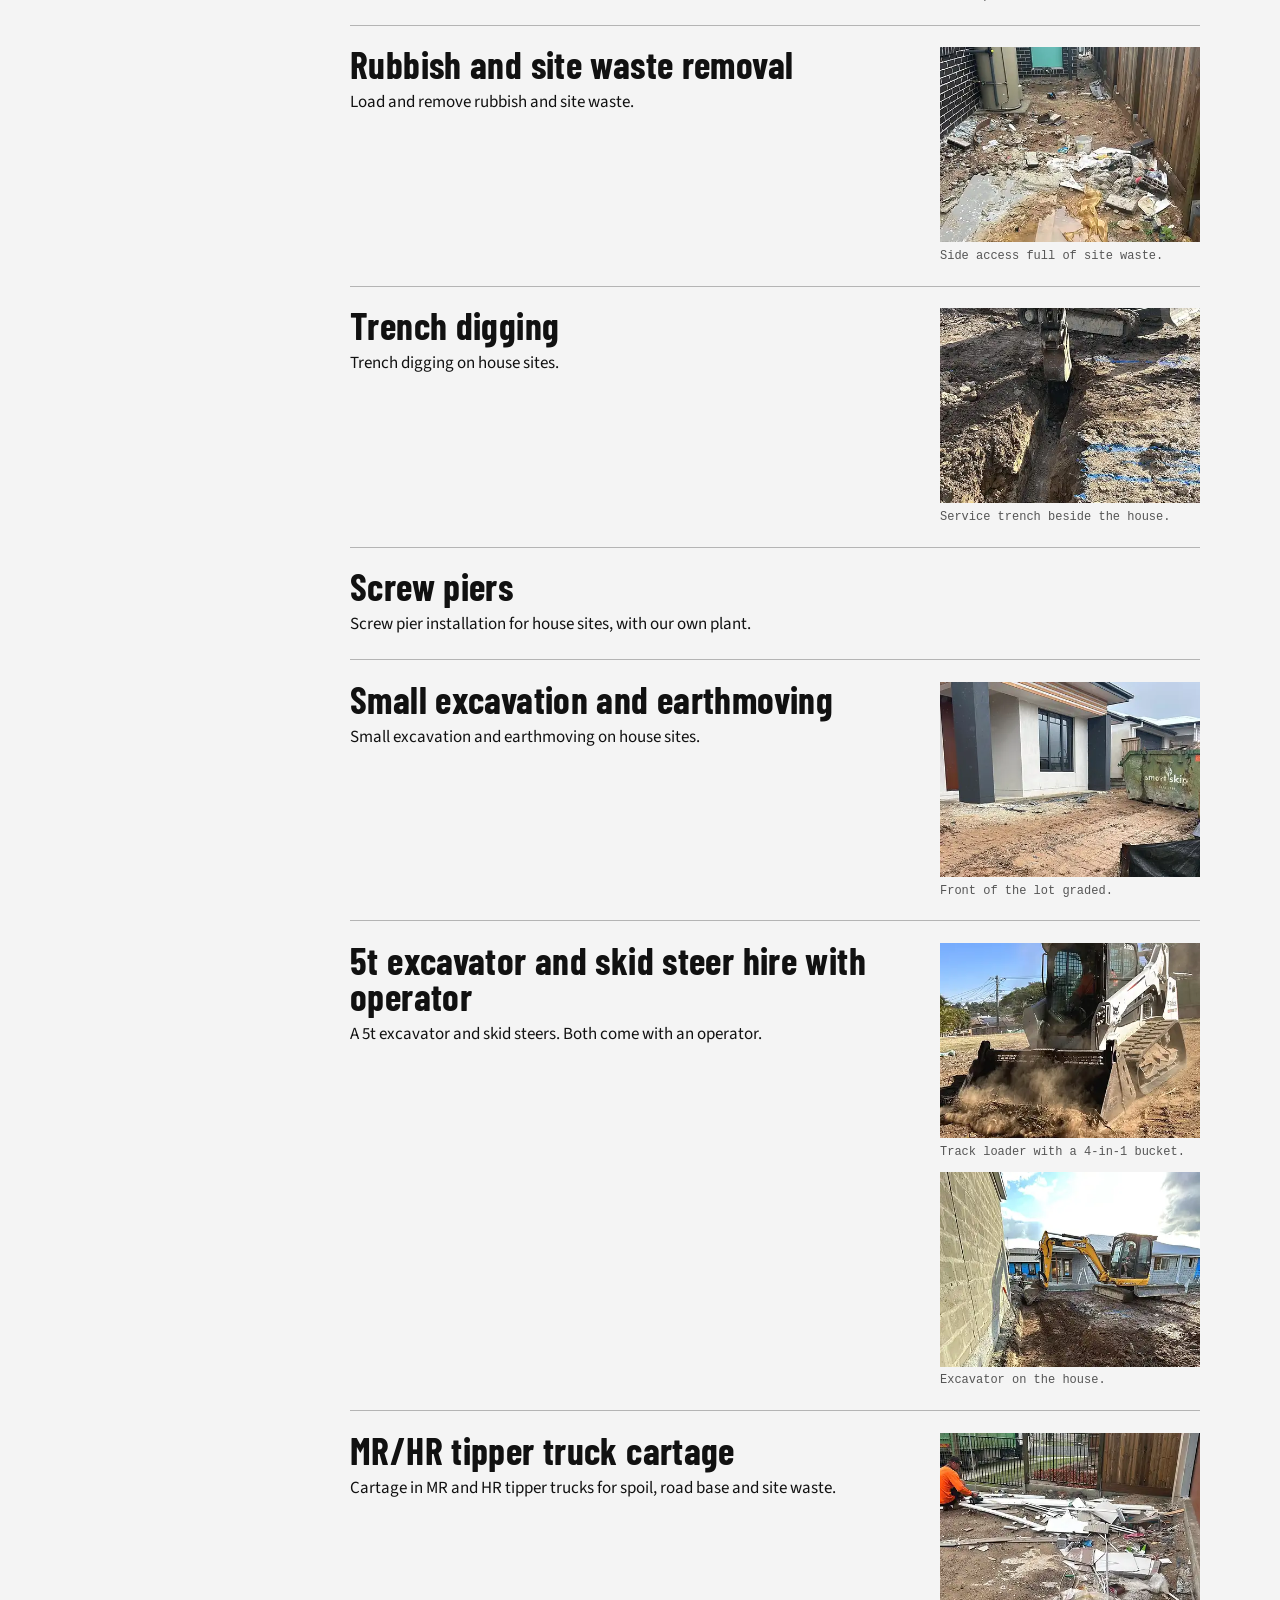
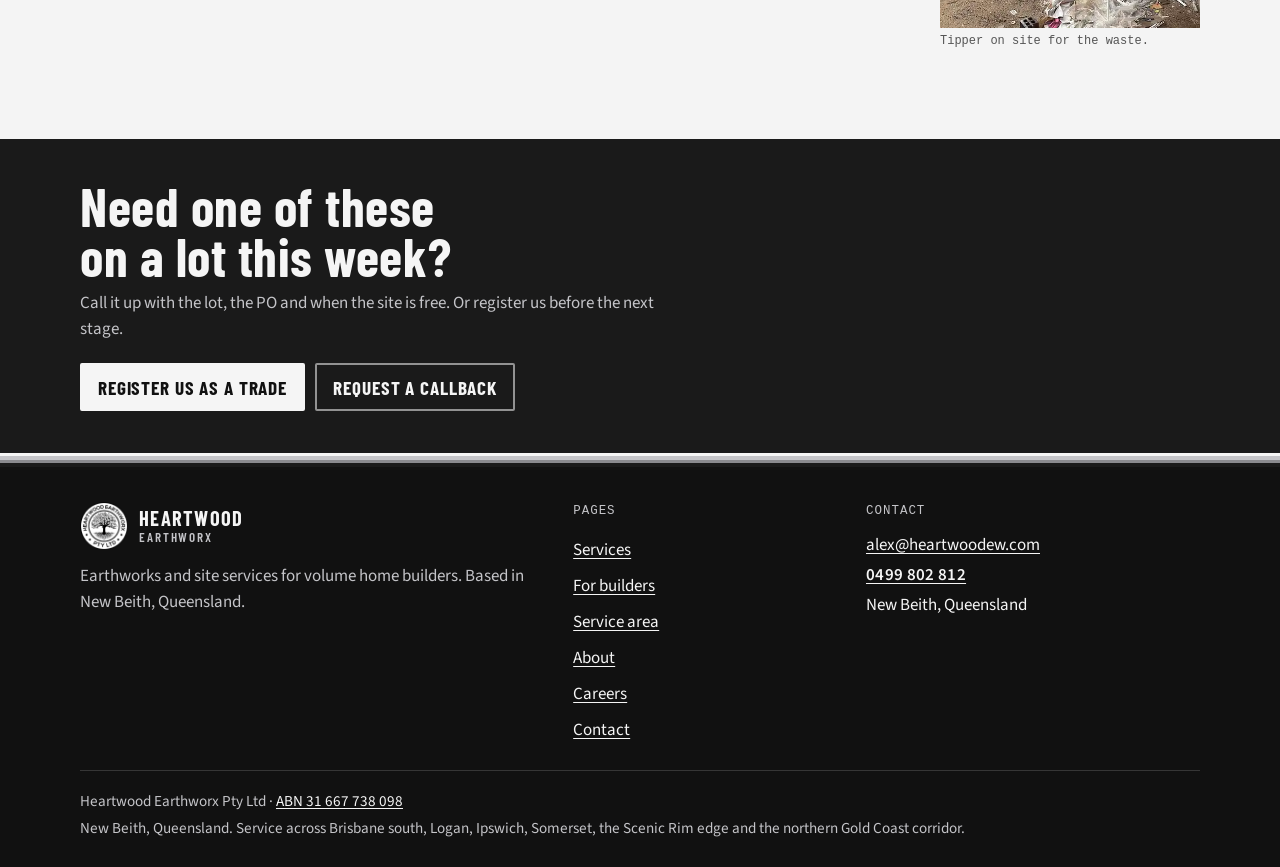
<file: services.html>
<!DOCTYPE html>
<html lang="en-AU">
<head>
  <meta charset="utf-8">
  <meta name="viewport" content="width=device-width, initial-scale=1">
  <title>Earthworks and site services | Heartwood Earthworx</title>
  <meta name="description" content="Spoil removal per cubic metre, slab clean-up, road base, scaffold and roof cleans, trenches, screw piers, a 5t excavator and skid steers with operator, and MR/HR tipper cartage.">
  <link rel="canonical" href="https://heartwoodew.com/services.html">
  <meta name="theme-color" content="#1a1a1a">
  <meta name="robots" content="index, follow">
  <meta property="og:type" content="website">
  <meta property="og:site_name" content="Heartwood Earthworx">
  <meta property="og:locale" content="en_AU">
  <meta property="og:title" content="Earthworks and site services | Heartwood Earthworx">
  <meta property="og:description" content="Spoil removal per cubic metre, slab clean-up, road base, scaffold and roof cleans, trenches, screw piers, a 5t excavator and skid steers with operator, and MR/HR tipper cartage.">
  <meta property="og:url" content="https://heartwoodew.com/services.html">
  <meta property="og:image" content="https://heartwoodew.com/images/og-image.png">
  <meta property="og:image:width" content="1200">
  <meta property="og:image:height" content="630">
  <meta property="og:image:alt" content="Heartwood Earthworx. House-site earthworks for volume builders in south-east Queensland.">
  <meta name="twitter:card" content="summary_large_image">
  <meta name="twitter:title" content="Earthworks and site services | Heartwood Earthworx">
  <meta name="twitter:description" content="Spoil removal per cubic metre, slab clean-up, road base, scaffold and roof cleans, trenches, screw piers, a 5t excavator and skid steers with operator, and MR/HR tipper cartage.">
  <meta name="twitter:image" content="https://heartwoodew.com/images/og-image.png">
  <link rel="icon" href="favicon-32.png" type="image/png" sizes="32x32">
  <link rel="icon" href="favicon.ico" sizes="any">
  <link rel="apple-touch-icon" href="apple-touch-icon.png">
  <link rel="manifest" href="site.webmanifest">
  <link rel="preload" href="fonts/barlow-condensed-700.woff2" as="font" type="font/woff2" crossorigin>
  <link rel="preload" href="fonts/source-sans-3-400.woff2" as="font" type="font/woff2" crossorigin>
  <link rel="stylesheet" href="css/styles.css">
  <script type="application/ld+json">
{
  "@context": "https://schema.org",
  "@type": "BreadcrumbList",
  "itemListElement": [
    {
      "@type": "ListItem",
      "position": 1,
      "name": "Home",
      "item": "https://heartwoodew.com/"
    },
    {
      "@type": "ListItem",
      "position": 2,
      "name": "Services",
      "item": "https://heartwoodew.com/services.html"
    }
  ]
}
</script>
  <script src="js/config.js" defer></script>
  <script src="js/main.js" defer></script>
</head>
<body>
  <a class="skip-link" href="#main">Skip to content</a>
  <header class="site-header">
    <div class="container header-bar">
      <a class="brand" href="index.html" aria-label="Heartwood Earthworx, home">
        <picture>
          <source type="image/webp" srcset="images/logo.webp">
          <img class="brand-mark" src="images/logo.png" alt="" width="400" height="400">
        </picture>
        <span class="brand-text">
          <span class="brand-name">Heartwood</span>
          <span class="brand-sub">Earthworx</span>
        </span>
      </a>
      <button class="nav-toggle" type="button" aria-expanded="false" aria-controls="site-nav">
        <span class="nav-toggle-label">Menu</span>
      </button>
      <nav class="site-nav" id="site-nav" aria-label="Primary">
        <ul>
            <li><a href="services.html" aria-current="page">Services</a></li>
            <li><a href="for-builders.html">For builders</a></li>
            <li><a href="service-area.html">Service area</a></li>
            <li><a href="about.html">About</a></li>
            <li><a href="careers.html">Careers</a></li>
            <li><a href="contact.html">Contact</a></li>
        </ul>
        <a class="btn btn-primary nav-cta" href="contact.html#register">Register us</a>
      </nav>
    </div>
  </header>
  <main id="main">
    
    <header class="page-head">
      <div class="container">
        <nav class="crumbs" aria-label="Breadcrumb">
          <ol>
            <li><a href="index.html">Home</a></li>
            <li aria-current="page">Services</li>
          </ol>
        </nav>
        <h1>The work on a house site.</h1>
        <p class="lede">Spoil and waste off the lot. Base and crossovers in. Trenches, screw piers, small excavation, plant with an operator, and the cleans builders call for.</p>
      </div>
    </header>
    <div class="strata" aria-hidden="true"><span></span><span></span><span></span><span></span></div>
    <section class="section">
      <div class="container service-layout">
        <nav aria-label="Services on this page">
          <ul class="jump">
            <li><a href="#spoil">Spoil removal</a></li>
            <li><a href="#slab">Slab clean-up and back blading</a></li>
            <li><a href="#road-base">Road base supply and spreading</a></li>
            <li><a href="#scaffold">Scaffold clean</a></li>
            <li><a href="#roof">Roof clean</a></li>
            <li><a href="#final-clean">Final site clean-ups</a></li>
            <li><a href="#waste">Rubbish and site waste removal</a></li>
            <li><a href="#trench">Trench digging</a></li>
            <li><a href="#screw-piers">Screw piers</a></li>
            <li><a href="#excavation">Small excavation and earthmoving</a></li>
            <li><a href="#plant">5t excavator and skid steer hire with operator</a></li>
            <li><a href="#tipper">MR/HR tipper truck cartage</a></li>
          </ul>
        </nav>
        <div>
          <article class="service has-photo" id="spoil">
          <div>
            <h2>Spoil removal</h2>
            <p>Load and cart spoil from house sites. Priced per cubic metre.</p>
          </div>
          <figure class="service-photo">
            <picture>
              <source type="image/webp" srcset="images/jobs/spoil-480.webp 480w, images/jobs/spoil-800.webp 800w" sizes="(min-width: 800px) 260px, 100vw">
              <img src="images/jobs/spoil-800.jpg" srcset="images/jobs/spoil-480.jpg 480w, images/jobs/spoil-800.jpg 800w" sizes="(min-width: 800px) 260px, 100vw" alt="Dirt spoil pile on a house site in Redbank Plains, with a tipper truck behind it" width="800" height="1032" loading="lazy" decoding="async">
            </picture>
            <figcaption>Spoil pile ready to cart, Redbank Plains.</figcaption>
          </figure>
        </article>
        <article class="service has-photo" id="slab">
          <div>
            <h2>Slab clean-up and back blading</h2>
            <p>Clean the slab and back-blade the site around it.</p>
          </div>
          <figure class="service-photo">
            <picture>
              <source type="image/webp" srcset="images/jobs/slab-edge-480.webp 480w, images/jobs/slab-edge-800.webp 800w, images/jobs/slab-edge-1200.webp 1200w" sizes="(min-width: 800px) 260px, 100vw">
              <img src="images/jobs/slab-edge-800.jpg" srcset="images/jobs/slab-edge-480.jpg 480w, images/jobs/slab-edge-800.jpg 800w, images/jobs/slab-edge-1200.jpg 1200w" sizes="(min-width: 800px) 260px, 100vw" alt="House slab with the ground trimmed along the edge, tipper and loader in the background" width="1200" height="900" loading="lazy" decoding="async">
            </picture>
            <figcaption>Slab edge trimmed back.</figcaption>
          </figure>
        </article>
        <article class="service has-photo" id="road-base">
          <div>
            <h2>Road base supply and spreading</h2>
            <p>Supply and spread road base for site access and crossovers.</p>
          </div>
          <figure class="service-photo is-wide">
            <picture>
              <source type="image/webp" srcset="images/jobs/road-base-480.webp 480w, images/jobs/road-base-800.webp 800w, images/jobs/road-base-1280.webp 1280w" sizes="(min-width: 800px) 260px, 100vw">
              <img src="images/jobs/road-base-800.jpg" srcset="images/jobs/road-base-480.jpg 480w, images/jobs/road-base-800.jpg 800w, images/jobs/road-base-1280.jpg 1280w" sizes="(min-width: 800px) 260px, 100vw" alt="Road base spread around a house slab for access" width="1280" height="498" loading="lazy" decoding="async">
            </picture>
            <figcaption>Road base around the slab.</figcaption>
          </figure>
        </article>
        <article class="service" id="scaffold">
          <h2>Scaffold clean</h2>
          <p>Scaffold clean on house sites.</p>
        </article>
        <article class="service" id="roof">
          <h2>Roof clean</h2>
          <p>Roof clean on house sites.</p>
        </article>
        <article class="service has-photo" id="final-clean">
          <div>
            <h2>Final site clean-ups</h2>
            <p>Final clean-up of the house site for the builder.</p>
          </div>
          <figure class="service-photo">
            <picture>
              <source type="image/webp" srcset="images/jobs/site-clean-480.webp 480w, images/jobs/site-clean-800.webp 800w" sizes="(min-width: 800px) 260px, 100vw">
              <img src="images/jobs/site-clean-800.jpg" srcset="images/jobs/site-clean-480.jpg 480w, images/jobs/site-clean-800.jpg 800w" sizes="(min-width: 800px) 260px, 100vw" alt="Site waste piled beside a house under construction, ready to be cleared" width="800" height="1067" loading="lazy" decoding="async">
            </picture>
            <figcaption>Waste piled for a site clean.</figcaption>
          </figure>
        </article>
        <article class="service has-photo" id="waste">
          <div>
            <h2>Rubbish and site waste removal</h2>
            <p>Load and remove rubbish and site waste.</p>
          </div>
          <figure class="service-photo">
            <picture>
              <source type="image/webp" srcset="images/jobs/muddy-access-480.webp 480w, images/jobs/muddy-access-800.webp 800w" sizes="(min-width: 800px) 260px, 100vw">
              <img src="images/jobs/muddy-access-800.jpg" srcset="images/jobs/muddy-access-480.jpg 480w, images/jobs/muddy-access-800.jpg 800w" sizes="(min-width: 800px) 260px, 100vw" alt="Mud and building waste in the side access of a house" width="800" height="1067" loading="lazy" decoding="async">
            </picture>
            <figcaption>Side access full of site waste.</figcaption>
          </figure>
        </article>
        <article class="service has-photo" id="trench">
          <div>
            <h2>Trench digging</h2>
            <p>Trench digging on house sites.</p>
          </div>
          <figure class="service-photo">
            <picture>
              <source type="image/webp" srcset="images/jobs/trench-480.webp 480w, images/jobs/trench-800.webp 800w" sizes="(min-width: 800px) 260px, 100vw">
              <img src="images/jobs/trench-800.jpg" srcset="images/jobs/trench-480.jpg 480w, images/jobs/trench-800.jpg 800w" sizes="(min-width: 800px) 260px, 100vw" alt="Excavator bucket in a service trench beside a new house" width="800" height="1067" loading="lazy" decoding="async">
            </picture>
            <figcaption>Service trench beside the house.</figcaption>
          </figure>
        </article>
        <article class="service" id="screw-piers">
          <h2>Screw piers</h2>
          <p>Screw pier installation for house sites, with our own plant.</p>
        </article>
        <article class="service has-photo" id="excavation">
          <div>
            <h2>Small excavation and earthmoving</h2>
            <p>Small excavation and earthmoving on house sites.</p>
          </div>
          <div class="service-photos">
            <figure>
              <picture>
                <source type="image/webp" srcset="images/jobs/house-grade-480.webp 480w, images/jobs/house-grade-800.webp 800w" sizes="(min-width: 800px) 260px, 100vw">
                <img src="images/jobs/house-grade-800.jpg" srcset="images/jobs/house-grade-480.jpg 480w, images/jobs/house-grade-800.jpg 800w" sizes="(min-width: 800px) 260px, 100vw" alt="Front of a house with the ground graded and a skip still on the lot" width="800" height="1067" loading="lazy" decoding="async">
              </picture>
              <figcaption>Front of the lot graded.</figcaption>
            </figure>
          </div>
        </article>
        <article class="service has-photo" id="plant">
          <div>
            <h2>5t excavator and skid steer hire with operator</h2>
            <p>A 5t excavator and skid steers. Both come with an operator.</p>
          </div>
          <div class="service-photos">
            <figure>
              <picture>
                <source type="image/webp" srcset="images/jobs/bobcat-480.webp 480w, images/jobs/bobcat-800.webp 800w" sizes="(min-width: 800px) 260px, 100vw">
                <img src="images/jobs/bobcat-800.jpg" srcset="images/jobs/bobcat-480.jpg 480w, images/jobs/bobcat-800.jpg 800w" sizes="(min-width: 800px) 260px, 100vw" alt="Compact track loader with a 4-in-1 bucket clearing the ground, operator in the cab" width="800" height="1067" loading="lazy" decoding="async">
              </picture>
              <figcaption>Track loader with a 4-in-1 bucket.</figcaption>
            </figure>
            <figure>
              <picture>
                <source type="image/webp" srcset="images/jobs/excavator-house-480.webp 480w, images/jobs/excavator-house-800.webp 800w" sizes="(min-width: 800px) 260px, 100vw">
                <img src="images/jobs/excavator-house-800.jpg" srcset="images/jobs/excavator-house-480.jpg 480w, images/jobs/excavator-house-800.jpg 800w" sizes="(min-width: 800px) 260px, 100vw" alt="Excavator digging along the slab of a new house, operator in the cab" width="800" height="1067" loading="lazy" decoding="async">
              </picture>
              <figcaption>Excavator on the house.</figcaption>
            </figure>
          </div>
        </article>
        <article class="service has-photo" id="tipper">
          <div>
            <h2>MR/HR tipper truck cartage</h2>
            <p>Cartage in MR and HR tipper trucks for spoil, road base and site waste.</p>
          </div>
          <figure class="service-photo">
            <picture>
              <source type="image/webp" srcset="images/jobs/tipper-480.webp 480w, images/jobs/tipper-800.webp 800w" sizes="(min-width: 800px) 260px, 100vw">
              <img src="images/jobs/tipper-800.jpg" srcset="images/jobs/tipper-480.jpg 480w, images/jobs/tipper-800.jpg 800w" sizes="(min-width: 800px) 260px, 100vw" alt="Building waste beside a house, with a tipper truck parked out the front" width="800" height="1067" loading="lazy" decoding="async">
            </picture>
            <figcaption>Tipper on site for the waste.</figcaption>
          </figure>
        </article>
        </div>
      </div>
    </section>
    <section class="cta-band">
      <div class="container">
        <h2>Need one of these on a lot this week?</h2>
        <p>Call it up with the lot, the PO and when the site is free. Or register us before the next stage.</p>
        <div class="cta-actions">
          <a class="btn btn-primary" href="contact.html#register">Register us as a trade</a>
          <a class="btn btn-ghost" href="contact.html#callback">Request a callback</a>
        </div>
      </div>
    </section>
    
  </main>
  <div class="strata" aria-hidden="true"><span></span><span></span><span></span><span></span></div>
  <footer class="site-footer">
    <div class="container footer-grid">
      <div>
        <a class="brand" href="index.html" aria-label="Heartwood Earthworx, home">
          <picture>
            <source type="image/webp" srcset="images/logo.webp">
            <img class="brand-mark" src="images/logo.png" alt="" width="400" height="400">
          </picture>
          <span class="brand-text">
            <span class="brand-name">Heartwood</span>
            <span class="brand-sub">Earthworx</span>
          </span>
        </a>
        <p class="footer-blurb">Earthworks and site services for volume home builders. Based in New Beith, Queensland.</p>
      </div>
      <nav aria-label="Footer">
        <p class="footer-label">Pages</p>
        <ul>
            <li><a href="services.html">Services</a></li>
            <li><a href="for-builders.html">For builders</a></li>
            <li><a href="service-area.html">Service area</a></li>
            <li><a href="about.html">About</a></li>
            <li><a href="careers.html">Careers</a></li>
            <li><a href="contact.html">Contact</a></li>
        </ul>
      </nav>
      <div>
        <p class="footer-label">Contact</p>
        <address>
          <a data-email href="mailto:alex@heartwoodew.com">alex@heartwoodew.com</a>
          <!-- Keep this number in step with phoneDisplay and phoneTel in js/config.js. -->
          <a class="phone" data-phone href="tel:+61499802812">0499 802 812</a>
          <span>New Beith, Queensland</span>
        </address>
      </div>
    </div>
    <div class="container legal">
      <p>Heartwood Earthworx Pty Ltd · <a href="https://abr.business.gov.au/ABN/View?abn=31667738098">ABN 31 667 738 098<span class="sr-only"> (opens the Australian Business Register)</span></a></p>
      <p>New Beith, Queensland. Service across Brisbane south, Logan, Ipswich, Somerset, the Scenic Rim edge and the northern Gold Coast corridor.</p>
    </div>
  </footer>
</body>
</html>
</file>
<file: css/styles.css>
/* Heartwood Earthworx — static site styles. Mobile first. */

@font-face {
  font-family: "Barlow Condensed";
  src: url("../fonts/barlow-condensed-600.woff2") format("woff2");
  font-weight: 600;
  font-style: normal;
  font-display: swap;
}

@font-face {
  font-family: "Barlow Condensed";
  src: url("../fonts/barlow-condensed-700.woff2") format("woff2");
  font-weight: 700;
  font-style: normal;
  font-display: swap;
}

@font-face {
  font-family: "Source Sans 3";
  src: url("../fonts/source-sans-3-400.woff2") format("woff2");
  font-weight: 400;
  font-style: normal;
  font-display: swap;
}

@font-face {
  font-family: "Source Sans 3";
  src: url("../fonts/source-sans-3-600.woff2") format("woff2");
  font-weight: 600;
  font-style: normal;
  font-display: swap;
}

:root {
  --ink: #111111;
  --charcoal: #1a1a1a;
  --charcoal-deep: #111111;
  --panel: #242424;
  --cream: #f4f4f4;
  --paper: #fafafa;
  --sand: #ececec;
  --line: rgba(17, 17, 17, 0.14);
  --line-strong: rgba(17, 17, 17, 0.28);
  --muted: #555555;
  --soil: #2a2a2a;
  --amber: #c4c4c8;
  --amber-hot: #d8d8dc;
  --clay: #8a8a8e;
  --on-dark: #f5f5f5;
  --on-dark-muted: #c4c4c8;
  --display: "Barlow Condensed", "Arial Narrow", "Segoe UI", sans-serif;
  --sans: "Source Sans 3", "Segoe UI", sans-serif;
  --mono: ui-monospace, "SFMono-Regular", "Cascadia Mono", "Segoe UI Mono", Menlo, Consolas, monospace;
  --header-h: 68px;
  color-scheme: light;
}

*,
*::before,
*::after {
  box-sizing: border-box;
}

html {
  scroll-behavior: smooth;
}

body {
  margin: 0;
  font-family: var(--sans);
  font-size: 1.0625rem;
  line-height: 1.55;
  color: var(--ink);
  background: var(--cream);
  text-rendering: optimizeLegibility;
}

img {
  max-width: 100%;
  height: auto;
}

h1,
h2,
h3 {
  font-family: var(--display);
  font-weight: 700;
  line-height: 0.95;
  letter-spacing: 0.01em;
}

p {
  margin: 0 0 0.9rem;
}

p:last-child {
  margin-bottom: 0;
}

a {
  color: var(--soil);
  text-underline-offset: 0.15em;
}

a:hover {
  color: var(--ink);
}

:focus {
  outline: none;
}

:focus-visible {
  outline: 3px solid var(--ink);
  outline-offset: 3px;
}

.site-header :focus-visible,
.hero :focus-visible,
.page-head :focus-visible,
.cta-band :focus-visible,
.site-footer :focus-visible {
  outline-color: var(--on-dark);
}

::selection {
  background: var(--amber);
  color: var(--ink);
}

.skip-link {
  position: absolute;
  left: 1rem;
  top: -4rem;
  z-index: 80;
  background: var(--amber);
  color: var(--ink);
  padding: 0.6rem 0.8rem;
  font-weight: 700;
  text-decoration: none;
}

.skip-link:focus {
  top: 1rem;
}

.sr-only {
  position: absolute;
  width: 1px;
  height: 1px;
  padding: 0;
  margin: -1px;
  overflow: hidden;
  clip: rect(0, 0, 0, 0);
  white-space: nowrap;
  border: 0;
}

.container {
  width: min(1120px, calc(100% - 2rem));
  margin-inline: auto;
}

.strata {
  display: flex;
  flex-direction: column;
  height: 14px;
}

.strata span {
  flex: 1;
  display: block;
}

.strata span:nth-child(1) { background: #f5f5f5; }
.strata span:nth-child(2) { background: #c4c4c8; }
.strata span:nth-child(3) { background: #8a8a8e; }
.strata span:nth-child(4) { background: #1a1a1a; }

/* Header */

.site-header {
  position: sticky;
  top: 0;
  z-index: 50;
  background: var(--charcoal);
  border-bottom: 1px solid rgba(245, 245, 245, 0.12);
}

.header-bar {
  position: relative;
  display: flex;
  align-items: center;
  justify-content: space-between;
  min-height: var(--header-h);
  gap: 0.75rem;
}

.brand {
  display: flex;
  align-items: center;
  gap: 0.7rem;
  flex: 0 1 auto;
  min-width: 0;
  text-decoration: none;
  color: inherit;
}

.brand picture {
  display: block;
  width: 48px;
  height: 48px;
  flex: 0 0 auto;
}

.brand-mark,
.brand picture img {
  display: block;
  width: 100%;
  height: 100%;
  object-fit: contain;
}

.brand-text {
  display: flex;
  flex-direction: column;
  justify-content: center;
  gap: 0.14rem;
  min-width: 0;
  line-height: 1;
}

.brand-name,
.brand-sub {
  font-family: var(--display);
  font-weight: 700;
  text-transform: uppercase;
  letter-spacing: 0.06em;
  color: var(--on-dark);
}

.brand-name {
  font-size: 1.15rem;
}

.brand-sub {
  font-size: 0.82rem;
  font-weight: 600;
  letter-spacing: 0.14em;
  color: var(--amber);
}

.nav-toggle {
  display: inline-flex;
  align-items: center;
  justify-content: center;
  min-height: 44px;
  padding: 0 0.85rem;
  background: transparent;
  color: var(--on-dark);
  border: 1px solid rgba(245, 245, 245, 0.45);
  font: inherit;
  font-weight: 600;
  cursor: pointer;
}

.site-nav ul {
  list-style: none;
  margin: 0;
  padding: 0;
}

.site-nav a {
  color: var(--on-dark);
  text-decoration: none;
  font-weight: 600;
}

@media (max-width: 959px) {
  .site-nav {
    display: none;
    position: absolute;
    left: 0;
    right: 0;
    top: 100%;
    background: var(--charcoal);
    border-bottom: 1px solid rgba(245, 245, 245, 0.16);
    padding: 0.4rem 1rem 1rem;
    flex-direction: column;
    gap: 0.15rem;
  }

  .site-nav.is-open {
    display: flex;
  }

  .site-nav a {
    display: flex;
    align-items: center;
    min-height: 48px;
  }

  .site-nav a[aria-current="page"] {
    box-shadow: inset 3px 0 0 var(--amber);
  }

  .nav-cta {
    margin-top: 0.35rem;
  }


  body.nav-open {
    overflow: hidden;
  }
}

@media (min-width: 960px) {
  .brand picture {
    width: 52px;
    height: 52px;
  }

  .brand-name {
    font-size: 1.28rem;
  }

  .nav-toggle {
    display: none;
  }

  .site-nav {
    display: flex;
    align-items: center;
    gap: 1.25rem;
    margin-left: auto;
  }

  .site-nav ul {
    display: flex;
    align-items: center;
    gap: 1.15rem;
  }

  .site-nav li a {
    padding: 0.35rem 0;
  }

  .site-nav a:hover {
    color: var(--amber);
  }


  .site-nav a[aria-current="page"] {
    box-shadow: inset 0 -2px 0 var(--amber);
  }
}


@media (min-width: 960px) and (max-width: 1120px) {
  .site-nav {
    gap: 0.7rem;
  }

  .site-nav ul {
    gap: 0.7rem;
  }

  .nav-cta {
    padding-inline: 0.75rem;
  }
}

/* Buttons */

.btn {
  display: inline-flex;
  align-items: center;
  justify-content: center;
  min-height: 48px;
  padding: 0.65rem 1rem;
  border: 2px solid transparent;
  border-radius: 2px;
  font-family: var(--display);
  font-weight: 700;
  font-size: 1.2rem;
  letter-spacing: 0.045em;
  text-transform: uppercase;
  text-decoration: none;
  line-height: 1;
  cursor: pointer;
  text-align: center;
}

.btn-primary {
  background: var(--ink);
  color: var(--on-dark);
  border-color: var(--ink);
}

.btn-primary:hover {
  background: var(--panel);
  border-color: var(--panel);
  color: var(--on-dark);
}

.hero .btn-primary,
.page-head .btn-primary,
.cta-band .btn-primary,
.site-header .btn-primary,
.site-nav .btn-primary {
  background: var(--on-dark);
  color: var(--ink);
  border-color: var(--on-dark);
}

.hero .btn-primary:hover,
.page-head .btn-primary:hover,
.cta-band .btn-primary:hover,
.site-header .btn-primary:hover,
.site-nav .btn-primary:hover {
  background: var(--amber);
  border-color: var(--amber);
  color: var(--ink);
}

.btn-ghost {
  background: transparent;
  color: var(--on-dark);
  border-color: rgba(245, 245, 245, 0.55);
}

.btn-ghost:hover {
  border-color: var(--on-dark);
  color: var(--on-dark);
}

.btn-line {
  background: transparent;
  color: var(--ink);
  border-color: var(--ink);
}

.btn-line:hover {
  background: var(--ink);
  color: var(--on-dark);
}

/* Hero and page heads */

.hero,
.page-head {
  background: var(--charcoal);
  color: var(--on-dark);
}

.hero {
  padding: 1.75rem 0 2.4rem;
}

.hero-grid {
  display: grid;
  gap: 1.75rem;
  align-items: start;
}

.kicker,
.section-kicker,
.footer-label {
  font-family: var(--mono);
  font-size: 0.78rem;
  letter-spacing: 0.08em;
  text-transform: uppercase;
  margin: 0 0 0.65rem;
}

.hero .kicker,
.page-head .kicker,
.footer-label,
.crumbs [aria-current="page"] {
  color: var(--amber);
}

.section-kicker {
  color: var(--soil);
}

.hero h1 {
  margin: 0 0 0.9rem;
  font-size: clamp(2.45rem, 4.7vw, 3.75rem);
  line-height: 0.9;
  text-transform: uppercase;
  max-width: 12em;
}

.lede {
  margin: 0;
  max-width: 40rem;
  font-size: 1.125rem;
  line-height: 1.5;
}

.hero .lede {
  color: var(--on-dark);
}

.hero-actions,
.cta-actions {
  display: flex;
  flex-wrap: wrap;
  gap: 0.65rem;
  margin-top: 1.3rem;
}

.trust {
  margin: 1.1rem 0 0;
  font-family: var(--mono);
  font-size: 0.86rem;
  letter-spacing: 0.03em;
  color: var(--on-dark-muted);
}

.chip-list {
  display: flex;
  flex-wrap: wrap;
  gap: 0.45rem;
  list-style: none;
  padding: 0;
  margin: 1.15rem 0 0;
}

.chip-list li {
  border: 1px solid rgba(245, 245, 245, 0.32);
  padding: 0.35rem 0.55rem;
  font-size: 0.92rem;
  color: var(--on-dark);
}

.page-head {
  padding: 1.35rem 0 1.8rem;
}

.page-head h1 {
  margin: 0 0 0.75rem;
  font-size: clamp(2.35rem, 6vw, 3.8rem);
  max-width: 18ch;
}

.page-head .lede {
  color: var(--on-dark-muted);
  font-size: 1.15rem;
}

.crumbs ol {
  display: flex;
  flex-wrap: wrap;
  gap: 0.35rem 0.15rem;
  list-style: none;
  padding: 0;
  margin: 0 0 0.85rem;
  font-family: var(--mono);
  font-size: 0.75rem;
  letter-spacing: 0.05em;
  text-transform: uppercase;
}

.crumbs a {
  color: var(--on-dark);
  text-decoration: none;
}

.crumbs a:hover {
  color: var(--amber);
}

.crumbs li:not(:last-child)::after {
  content: "/";
  margin-left: 0.4rem;
  color: var(--on-dark-muted);
}

/* Docket specimen */

.docket {
  background: var(--paper);
  color: var(--ink);
  padding: 1rem 1rem 0.9rem;
  box-shadow: 0 18px 40px rgba(0, 0, 0, 0.28);
  border-top: 4px solid var(--amber);
  max-width: 420px;
}

.docket-flag {
  display: inline-block;
  margin: 0 0 0.7rem;
  background: var(--amber);
  color: var(--ink);
  font-family: var(--mono);
  font-size: 0.7rem;
  letter-spacing: 0.08em;
  text-transform: uppercase;
  padding: 0.2rem 0.45rem;
}

.docket-head {
  display: flex;
  justify-content: space-between;
  gap: 1rem;
  margin: 0 0 0.75rem;
  padding-bottom: 0.55rem;
  border-bottom: 1px solid var(--line-strong);
  font-family: var(--mono);
  font-size: 0.75rem;
  letter-spacing: 0.04em;
  text-transform: uppercase;
}

.docket-head span:last-child {
  color: var(--soil);
}

.docket dl {
  display: grid;
  grid-template-columns: 4.6rem minmax(0, 1fr);
  gap: 0.35rem 0.75rem;
  margin: 0;
}

.docket dt {
  font-family: var(--mono);
  font-size: 0.72rem;
  letter-spacing: 0.07em;
  text-transform: uppercase;
  color: var(--muted);
}

.docket dd {
  margin: 0;
  font-weight: 600;
}

.docket-photos {
  display: grid;
  grid-template-columns: 1fr 1fr;
  gap: 0.45rem;
  margin-top: 0.85rem;
}

.docket-photos img {
  width: 100%;
  aspect-ratio: 4 / 3;
  object-fit: cover;
  object-position: center 40%;
  display: block;
}

.hero-shot {
  margin: 0;
  min-width: 0;
  overflow: hidden;
  position: relative;
}

.hero-shot::after {
  content: "";
  position: absolute;
  inset: 0;
  pointer-events: none;
  background: linear-gradient(to top, rgba(17, 17, 17, 0.42), rgba(17, 17, 17, 0) 34%);
}

.hero-shot img {
  width: 100%;
  height: auto;
  aspect-ratio: 1600 / 768;
  object-fit: cover;
  display: block;
}

.plate {
  aspect-ratio: 4 / 3;
  display: flex;
  align-items: flex-end;
  padding: 0.4rem;
  background-color: #e8e8e8;
  background-image: repeating-linear-gradient(
    -45deg,
    #e8e8e8,
    #e8e8e8 6px,
    #f0f0f0 6px,
    #f0f0f0 12px
  );
  border: 1px solid #c8c8c8;
  font-family: var(--mono);
  font-size: 0.68rem;
  letter-spacing: 0.06em;
  text-transform: uppercase;
}

.docket-foot {
  margin: 0.75rem 0 0;
  font-size: 0.92rem;
  color: var(--muted);
}

/* Sections */

.section {
  padding: 2.75rem 0;
}

.section-head {
  margin-bottom: 1.25rem;
  max-width: 40rem;
}

.section-head h2,
.block-title {
  margin: 0 0 0.55rem;
  font-size: clamp(2rem, 4.5vw, 2.8rem);
}

.scope {
  list-style: none;
  margin: 0;
  padding: 0;
  border-top: 1px solid var(--line-strong);
}

.scope a {
  display: grid;
  grid-template-columns: 2.4rem minmax(0, 1fr);
  grid-template-areas:
    "num name"
    "num meta";
  gap: 0.1rem 0.75rem;
  align-items: baseline;
  padding: 0.85rem 0.35rem;
  margin: 0 -0.35rem;
  border-bottom: 1px solid var(--line-strong);
  color: inherit;
  text-decoration: none;
}

.scope a:hover {
  background: var(--sand);
  color: inherit;
}

.scope-num {
  grid-area: num;
  font-family: var(--mono);
  font-size: 0.78rem;
  color: var(--muted);
}

.scope-name {
  grid-area: name;
  font-family: var(--display);
  font-weight: 700;
  font-size: clamp(1.5rem, 2.5vw, 2rem);
  line-height: 1.05;
}

.scope-meta {
  grid-area: meta;
  font-family: var(--mono);
  font-size: 0.78rem;
  color: var(--muted);
}

.fact-row {
  display: flex;
  flex-wrap: wrap;
  gap: 0.5rem;
  list-style: none;
  padding: 0;
  margin: 0;
}

.fact-row li {
  background: var(--paper);
  border: 1px solid var(--line-strong);
  padding: 0.55rem 0.7rem;
  font-weight: 600;
  min-height: 44px;
  display: inline-flex;
  align-items: center;
}

.split {
  display: grid;
  gap: 1.25rem;
}

.split article {
  border-top: 3px solid var(--ink);
  padding-top: 0.8rem;
}

.split h3 {
  margin: 0 0 0.4rem;
  font-size: 1.7rem;
}

.steps {
  list-style: none;
  margin: 0;
  padding: 0;
  counter-reset: step;
}

.steps > li {
  counter-increment: step;
  display: grid;
  grid-template-columns: 3rem minmax(0, 1fr);
  gap: 0.35rem 0.85rem;
  padding: 1.1rem 0;
  border-top: 1px solid var(--line-strong);
}

.steps > li::before {
  content: counter(step, decimal-leading-zero);
  font-family: var(--display);
  font-weight: 700;
  font-size: 1.8rem;
  line-height: 1;
  color: var(--soil);
}

.steps h3 {
  margin: 0 0 0.3rem;
  font-size: 1.7rem;
}

.check-list {
  margin: 0;
  padding-left: 1.15rem;
}

.check-list li {
  margin: 0.35rem 0;
}

.coverage {
  list-style: none;
  margin: 0;
  padding: 0 0 0 0.2rem;
  border-left: 3px solid var(--ink);
}

.coverage > li {
  position: relative;
  padding: 0 0 1.4rem 1.2rem;
}

.coverage > li::before {
  content: "";
  position: absolute;
  width: 0.75rem;
  height: 0.75rem;
  left: -0.5rem;
  top: 0.35rem;
  background: var(--amber);
  border: 2px solid var(--ink);
  border-radius: 50%;
}

.coverage h2 {
  margin: 0 0 0.3rem;
  font-size: clamp(1.7rem, 3vw, 2.15rem);
}

.coverage p {
  max-width: 42rem;
  margin: 0;
}

.note {
  font-size: 0.95rem;
  color: var(--muted);
}

.cta-band {
  background: var(--charcoal);
  color: var(--on-dark);
  padding: 2.6rem 0;
}

.cta-band h2 {
  margin: 0 0 0.55rem;
  font-size: clamp(2.15rem, 5vw, 3.3rem);
  max-width: 16ch;
}

.cta-band p {
  max-width: 38rem;
  color: var(--on-dark-muted);
  margin: 0;
}

/* Services layout */

.service-layout {
  display: block;
}

.jump {
  display: flex;
  gap: 0.4rem;
  overflow-x: auto;
  list-style: none;
  padding: 0 0 0.4rem;
  margin: 0 0 0.5rem;
}

.jump a {
  display: inline-flex;
  align-items: center;
  min-height: 44px;
  padding: 0.25rem 0.7rem;
  border: 1px solid var(--line-strong);
  background: var(--paper);
  color: var(--ink);
  text-decoration: none;
  white-space: nowrap;
  font-weight: 600;
}

.jump a:hover {
  border-color: var(--ink);
  color: var(--ink);
}

.service {
  padding: 1.35rem 0;
  border-top: 1px solid var(--line-strong);
  scroll-margin-top: 5.4rem;
}

.service h2 {
  margin: 0 0 0.4rem;
  font-size: clamp(1.8rem, 3vw, 2.35rem);
}

.service p {
  max-width: 46rem;
}

.service.has-photo {
  display: grid;
  gap: 1rem;
  align-items: start;
}

.service-photo,
.service-photos figure {
  margin: 0;
}

.service-photo img,
.service-photos img,
.work-grid img {
  width: 100%;
  aspect-ratio: 4 / 3;
  object-fit: cover;
  object-position: center;
  display: block;
}

.service-photo figcaption,
.service-photos figcaption,
.work-grid span {
  display: block;
  margin-top: 0.35rem;
  font-family: var(--mono);
  font-size: 0.75rem;
  line-height: 1.35;
  color: var(--muted);
}

.service-photos {
  display: grid;
  gap: 0.75rem;
}

.service-photo.is-wide img {
  aspect-ratio: 2.2 / 1;
}

.work-grid {
  list-style: none;
  margin: 0;
  padding: 0;
  display: grid;
  grid-template-columns: 1fr 1fr;
  gap: 0.85rem 0.6rem;
}

.work-grid a {
  color: inherit;
  text-decoration: none;
}

.work-grid a:hover span {
  color: var(--ink);
}

.photo-grid {
  display: grid;
  gap: 1rem;
  grid-template-columns: 1fr;
}

.photo-slot {
  margin: 0;
}

.photo-frame {
  position: relative;
  aspect-ratio: 3 / 2;
  overflow: hidden;
  display: flex;
  align-items: flex-end;
  padding: 0.55rem;
  background-color: #e8e8e8;
  background-image: repeating-linear-gradient(
    -45deg,
    #e8e8e8,
    #e8e8e8 8px,
    #f0f0f0 8px,
    #f0f0f0 16px
  );
  border: 1px solid #c8c8c8;
}

.photo-frame strong {
  font-family: var(--mono);
  font-size: 0.72rem;
  letter-spacing: 0.05em;
  text-transform: uppercase;
  background: var(--ink);
  color: var(--on-dark);
  padding: 0.25rem 0.4rem;
}

.photo-slot figcaption {
  margin-top: 0.4rem;
  font-family: var(--mono);
  font-size: 0.75rem;
  line-height: 1.4;
  color: var(--muted);
}

.photo-slot.has-photo .photo-frame {
  padding: 0;
  background: var(--charcoal);
}

.photo-slot.has-photo .photo-frame strong {
  display: none;
}

.photo-slot.has-photo img {
  position: absolute;
  inset: 0;
  width: 100%;
  height: 100%;
  max-width: none;
  object-fit: cover;
}

/* About */

.about-grid,
.contact-layout,
.two-col {
  display: grid;
  gap: 1.75rem;
}

.facts {
  width: 100%;
  border-collapse: collapse;
  background: var(--paper);
}

.facts th,
.facts td {
  text-align: left;
  vertical-align: top;
  padding: 0.75rem 0.8rem;
  border-bottom: 1px solid var(--line);
}

.facts th {
  font-family: var(--mono);
  font-weight: 400;
  font-size: 0.75rem;
  letter-spacing: 0.06em;
  text-transform: uppercase;
  color: var(--muted);
  width: 38%;
}

.facts tr:last-child th,
.facts tr:last-child td {
  border-bottom: 0;
}

/* Contact */

.field {
  display: flex;
  flex-direction: column;
  gap: 0.35rem;
  margin: 0 0 0.9rem;
}

.field label,
.form-legend {
  font-family: var(--mono);
  font-size: 0.75rem;
  letter-spacing: 0.06em;
  text-transform: uppercase;
}

input,
select,
textarea {
  font: inherit;
  font-size: 1rem;
  color: var(--ink);
  background: var(--paper);
  border: 1px solid #c8c8c8;
  border-radius: 2px;
  padding: 0.7rem 0.75rem;
  min-height: 48px;
  width: 100%;
}

textarea {
  min-height: 9rem;
  resize: vertical;
}

select {
  appearance: none;
  background-image: linear-gradient(45deg, transparent 50%, var(--ink) 50%),
    linear-gradient(135deg, var(--ink) 50%, transparent 50%);
  background-position: calc(100% - 1.1rem) 55%, calc(100% - 0.75rem) 55%;
  background-size: 6px 6px, 6px 6px;
  background-repeat: no-repeat;
  padding-right: 2.2rem;
}

input:focus-visible,
select:focus-visible,
textarea:focus-visible {
  outline: 3px solid var(--ink);
  outline-offset: 2px;
  border-color: var(--ink);
}

input:user-invalid,
select:user-invalid,
textarea:user-invalid {
  border-color: #8c2f1b;
}

.hp {
  position: absolute;
  left: -10000px;
  width: 1px;
  height: 1px;
  overflow: hidden;
}

.form-note,
.form-status {
  font-size: 0.98rem;
}

.form-status {
  min-height: 1.4em;
  font-weight: 600;
  margin: 0.75rem 0 0;
}

.form-status[data-state="error"] {
  color: #8c2f1b;
}

.form-success {
  background: var(--charcoal);
  color: var(--on-dark);
  padding: 1.25rem;
}

.form-success h2 {
  margin: 0 0 0.4rem;
  font-size: 2.2rem;
}

.contact-card {
  background: var(--paper);
  border: 1px solid var(--line-strong);
  padding: 1rem 1rem 1.1rem;
}

.contact-card h2 {
  margin: 0 0 0.7rem;
  font-size: 1.8rem;
}

address {
  font-style: normal;
}

.contact-card a,
.contact-card .phone,
.site-footer address a,
.site-footer address .phone,
.site-footer address span {
  display: block;
  margin: 0.25rem 0;
}

.phone {
  font-weight: 700;
  letter-spacing: 0.02em;
}

/* Footer */

.site-footer {
  background: var(--charcoal-deep);
  color: var(--on-dark);
  padding: 2.2rem 0 1.4rem;
}

.footer-grid {
  display: grid;
  gap: 1.6rem;
}

.site-footer a {
  color: var(--on-dark);
}

.site-footer a:hover {
  color: var(--amber);
}

.site-footer .brand {
  margin-bottom: 0.8rem;
}

.site-footer .brand picture {
  width: 48px;
  height: 48px;
}

.footer-blurb {
  color: var(--on-dark-muted);
  max-width: 28rem;
}

.site-footer ul {
  list-style: none;
  margin: 0;
  padding: 0;
}

.site-footer li a {
  display: inline-flex;
  align-items: center;
  min-height: 36px;
}

.legal {
  margin-top: 1.4rem;
  padding-top: 0.9rem;
  border-top: 1px solid rgba(245, 245, 245, 0.16);
  color: var(--on-dark-muted);
  font-size: 0.95rem;
}

.legal p {
  margin: 0.25rem 0;
}


/* Careers */

.page-head-job h1 {
  max-width: 22ch;
}

.job-apply p a {
  display: inline;
  margin: 0;
}

.job-layout .block-title {
  font-size: clamp(1.7rem, 3.4vw, 2.3rem);
  max-width: 28ch;
  line-height: 1.05;
}

.job-facts {
  margin: 1rem 0 1.4rem;
}

.job-section-title {
  margin: 1.5rem 0 0.45rem;
  font-size: 1.7rem;
}

.job-apply .cta-actions {
  margin-top: 1rem;
}

.job-apply a.btn {
  display: inline-flex;
  color: var(--ink);
}

.job-apply a.btn:hover {
  color: var(--ink);
}

/* Wider layouts */

@media (min-width: 640px) {
  .photo-grid {
    grid-template-columns: 1fr 1fr;
  }
}

@media (min-width: 720px) {
  .container {
    width: min(1120px, calc(100% - 3rem));
  }

  .scope a {
    grid-template-columns: 3rem minmax(0, 1fr) auto;
    grid-template-areas: "num name meta";
    align-items: baseline;
  }

  .split {
    grid-template-columns: repeat(3, minmax(0, 1fr));
  }
}

@media (min-width: 800px) {
  .section {
    padding: 4.25rem 0;
  }

  .hero {
    padding: 2.8rem 0 3.4rem;
  }
}

@media (min-width: 900px) {
  .about-grid,
  .contact-layout,
  .two-col {
    grid-template-columns: 1.15fr 0.85fr;
    align-items: start;
    gap: 2.5rem;
  }

  .footer-grid {
    grid-template-columns: 1.4fr 0.8fr 1fr;
  }
}

@media (min-width: 800px) {
  .service.has-photo {
    grid-template-columns: minmax(0, 1fr) 260px;
  }

  .work-grid {
    grid-template-columns: repeat(3, 1fr);
  }
}

@media (min-width: 960px) {
  .hero-grid {
    grid-template-columns: minmax(0, 1.05fr) minmax(280px, 0.95fr);
    grid-template-areas:
      "copy shot"
      "docket shot";
    gap: 1.25rem 2.5rem;
    align-items: stretch;
  }

  .hero-copy {
    grid-area: copy;
  }

  .hero-shot {
    grid-area: shot;
    align-self: start;
    height: auto;
  }

  .hero-shot::after {
    background:
      linear-gradient(to right, rgba(17, 17, 17, 0.5), rgba(17, 17, 17, 0) 24%),
      linear-gradient(to top, rgba(17, 17, 17, 0.3), rgba(17, 17, 17, 0) 28%);
  }

  .hero-shot img {
    height: auto;
    min-height: 0;
    aspect-ratio: 1600 / 768;
    object-position: center;
  }

  .hero .docket {
    grid-area: docket;
    max-width: none;
    width: 100%;
  }

  .service-layout {
    display: grid;
    grid-template-columns: 230px minmax(0, 1fr);
    gap: 2.5rem;
    align-items: start;
  }

  .jump {
    position: sticky;
    top: 5.4rem;
    flex-direction: column;
    overflow: visible;
    margin: 0;
    padding: 0;
  }

  .jump a {
    white-space: normal;
  }

  .photo-grid {
    grid-template-columns: 1fr 1fr 1fr;
  }
}

@media (max-width: 560px) {
  .hero-actions .btn,
  .cta-actions .btn,
  .form-actions .btn {
    width: 100%;
  }

  .facts,
  .facts tbody,
  .facts tr,
  .facts th,
  .facts td {
    display: block;
    width: 100%;
  }

  .facts th {
    padding-bottom: 0;
    border-bottom: 0;
  }

  .facts td {
    padding-top: 0.15rem;
  }
}

@media (max-width: 380px) {
  .brand picture {
    width: 40px;
    height: 40px;
  }

  .brand-name {
    font-size: 1rem;
  }

  .brand-sub {
    font-size: 0.72rem;
  }
}

@media (prefers-reduced-motion: reduce) {
  html {
    scroll-behavior: auto;
  }

  *,
  *::before,
  *::after {
    animation: none !important;
    transition: none !important;
  }
}

@media print {
  .site-header,
  .skip-link,
  .nav-toggle,
  .hero-actions,
  .cta-band,
  .jump {
    display: none !important;
  }

  body,
  .hero,
  .page-head,
  .site-footer {
    background: #fff;
    color: #000;
  }

  a {
    color: #000;
  }
}
</file>
